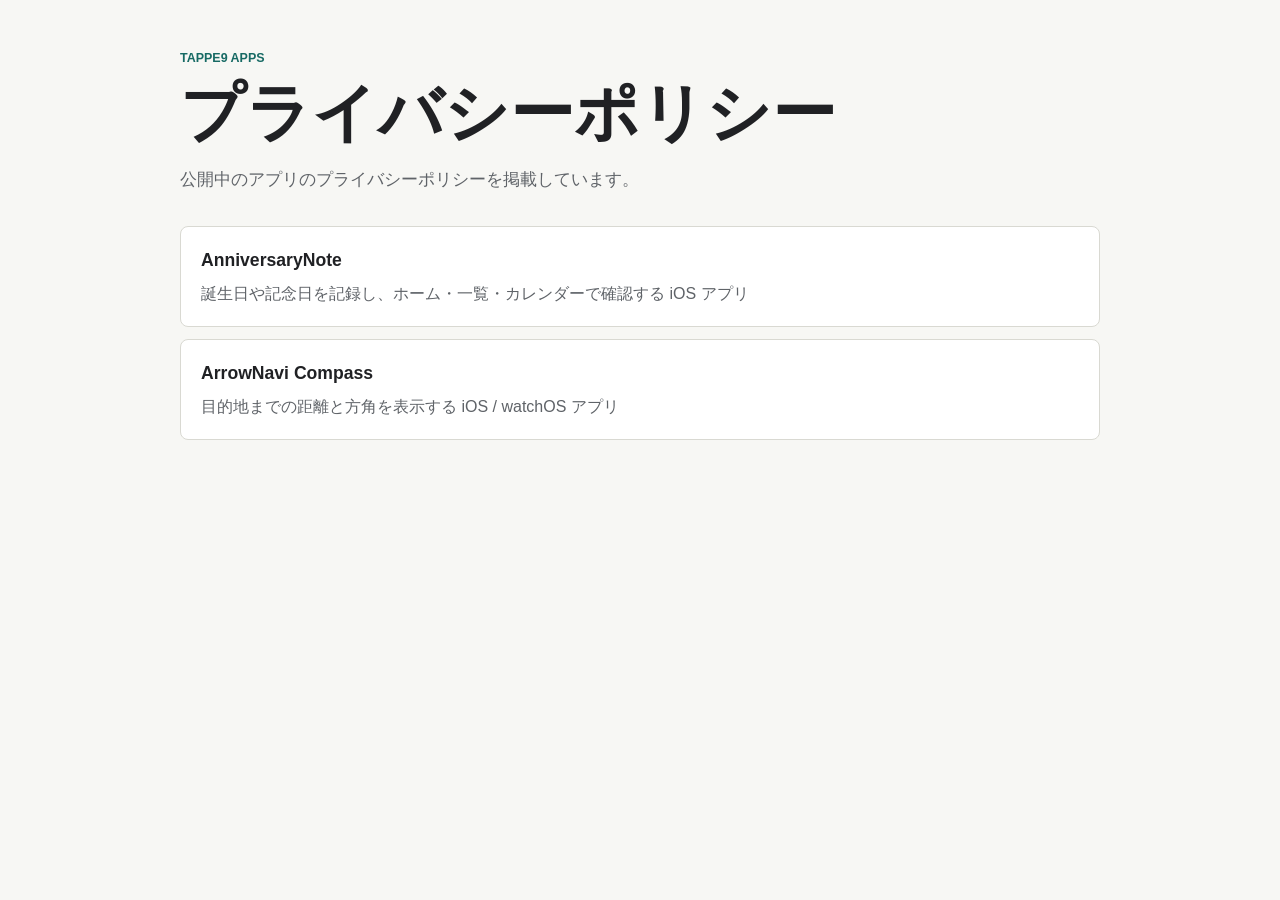
<file: index.html>
<!doctype html>
<html lang="ja">
<head>
  <meta charset="utf-8">
  <meta name="viewport" content="width=device-width, initial-scale=1">
  <title>Privacy Policies | tappe9</title>
  <link rel="stylesheet" href="/assets/site.css">
</head>
<body>
  <main class="page">
    <header class="site-header">
      <p class="eyebrow">tappe9 apps</p>
      <h1>プライバシーポリシー</h1>
      <p class="lead">公開中のアプリのプライバシーポリシーを掲載しています。</p>
    </header>

    <section class="policy-list" aria-label="公開中のプライバシーポリシー">
      <a class="policy-card" href="/AnniversaryNote/privacy-policy/">
        <span class="policy-title">AnniversaryNote</span>
        <span class="policy-meta">誕生日や記念日を記録し、ホーム・一覧・カレンダーで確認する iOS アプリ</span>
      </a>
      <a class="policy-card" href="/ArrowNavi/privacy-policy/">
        <span class="policy-title">ArrowNavi Compass</span>
        <span class="policy-meta">目的地までの距離と方角を表示する iOS / watchOS アプリ</span>
      </a>
    </section>
  </main>
</body>
</html>
</file>
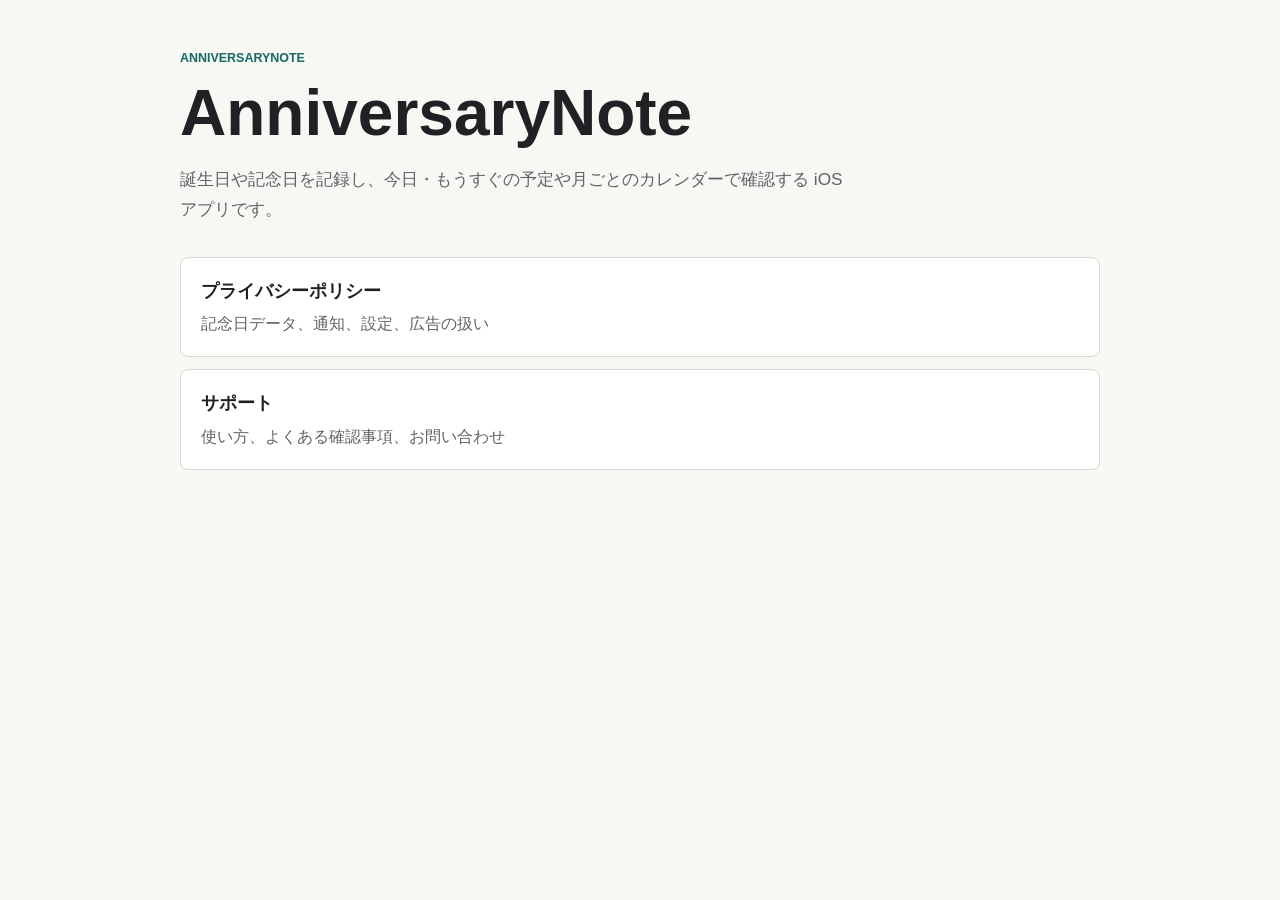
<file: AnniversaryNote/index.html>
<!doctype html>
<html lang="ja">
<head>
  <meta charset="utf-8">
  <meta name="viewport" content="width=device-width, initial-scale=1">
  <title>AnniversaryNote | tappe9</title>
  <link rel="stylesheet" href="/assets/site.css">
</head>
<body>
  <main class="page">
    <header class="site-header">
      <p class="eyebrow">AnniversaryNote</p>
      <h1>AnniversaryNote</h1>
      <p class="lead">誕生日や記念日を記録し、今日・もうすぐの予定や月ごとのカレンダーで確認する iOS アプリです。</p>
    </header>

    <section class="policy-list" aria-label="AnniversaryNote の情報">
      <a class="policy-card" href="/AnniversaryNote/privacy-policy/">
        <span class="policy-title">プライバシーポリシー</span>
        <span class="policy-meta">記念日データ、通知、設定、広告の扱い</span>
      </a>
      <a class="policy-card" href="/AnniversaryNote/support/">
        <span class="policy-title">サポート</span>
        <span class="policy-meta">使い方、よくある確認事項、お問い合わせ</span>
      </a>
    </section>
  </main>
</body>
</html>
</file>
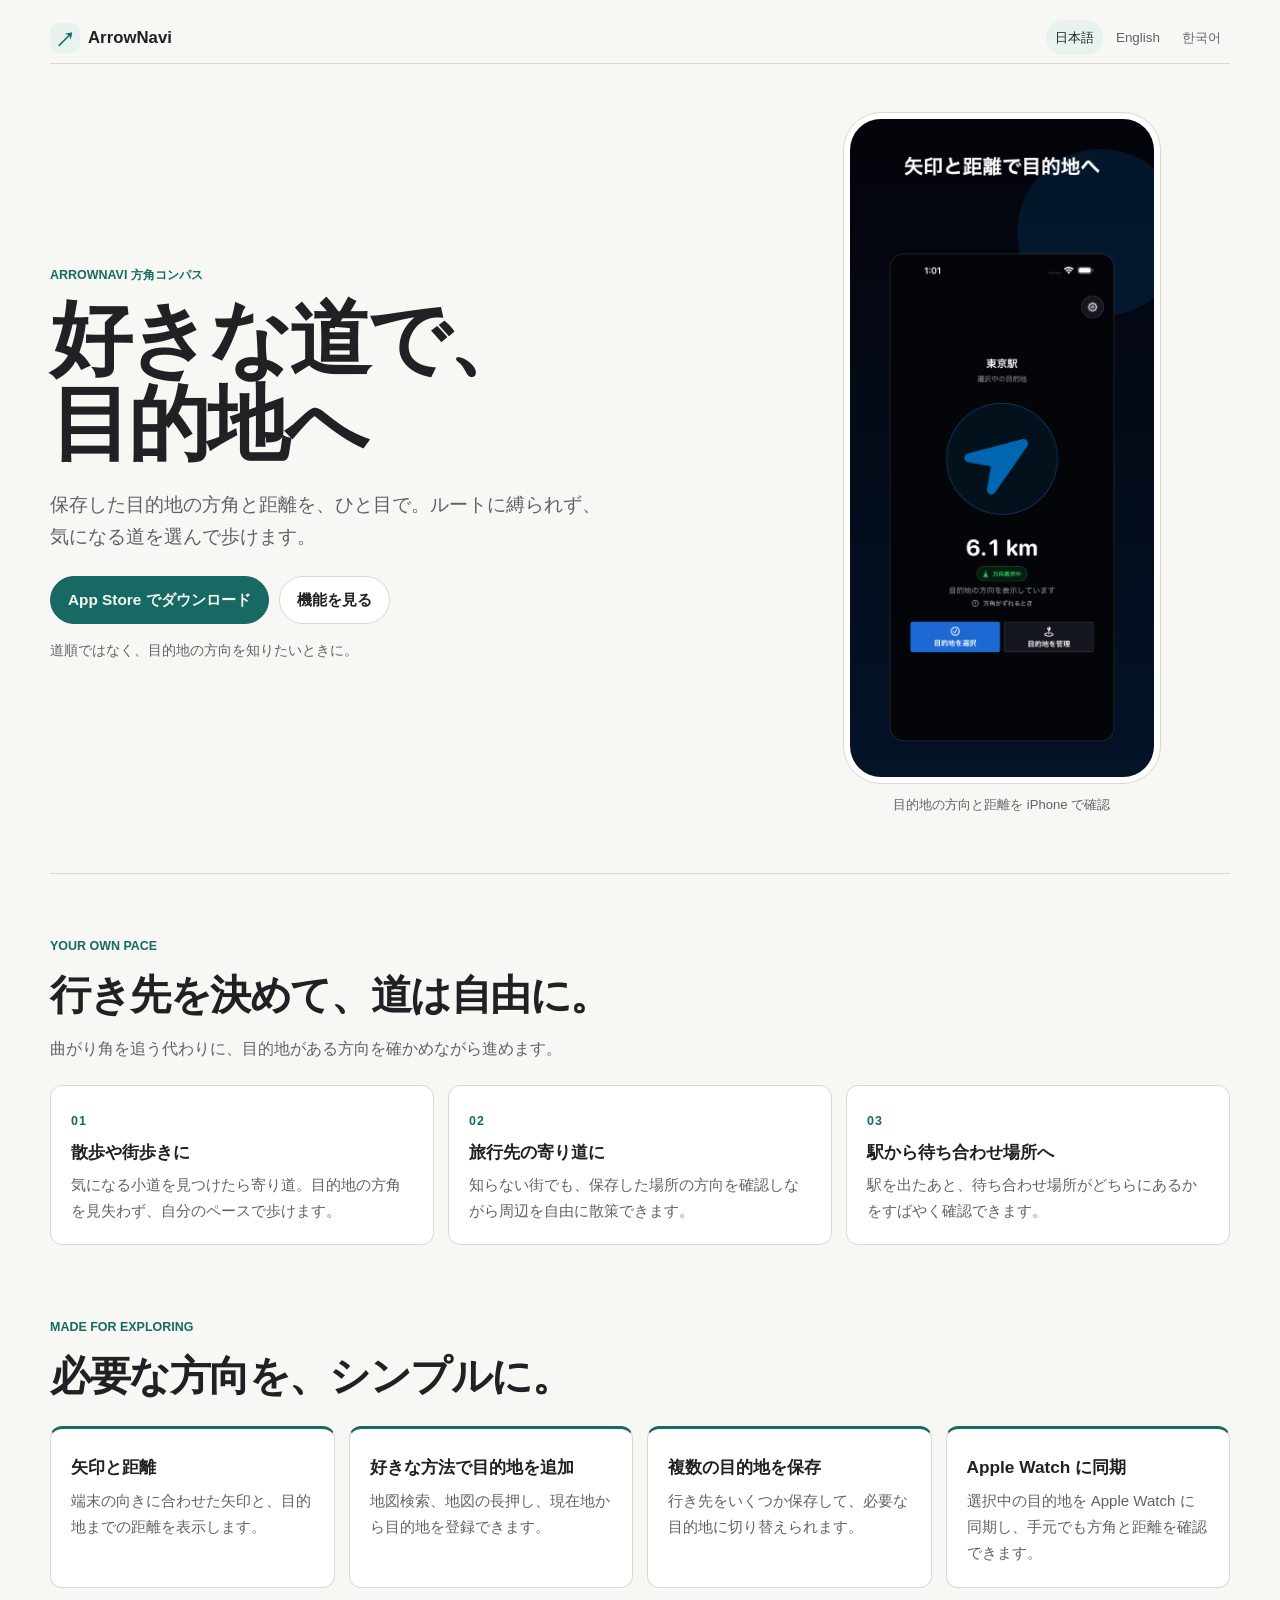
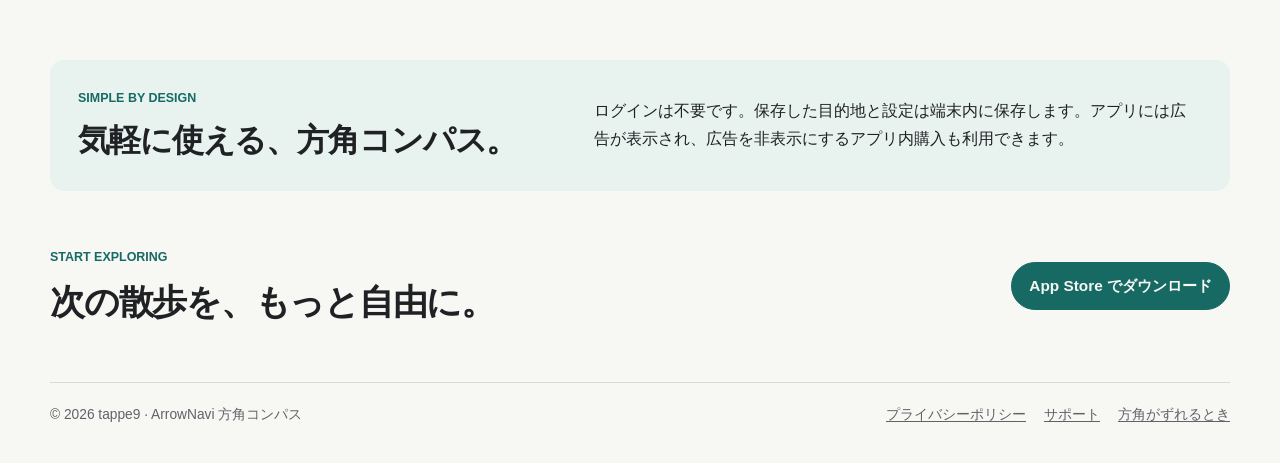
<file: ArrowNavi/index.html>
<!doctype html>
<html lang="ja">
<head>
  <meta charset="utf-8">
  <meta name="viewport" content="width=device-width, initial-scale=1">
  <title>ArrowNavi 方角コンパス | 好きな道で、目的地へ</title>
  <meta name="description" content="保存した目的地までの方角と距離を矢印で確認。散歩や旅行先の街歩きで、好きな道を選びながら進める iPhone / Apple Watch アプリです。">
  <link rel="canonical" href="https://tappe9.github.io/ArrowNavi/">
  <link rel="alternate" hreflang="ja" href="https://tappe9.github.io/ArrowNavi/">
  <link rel="alternate" hreflang="en" href="https://tappe9.github.io/ArrowNavi/en/">
  <link rel="alternate" hreflang="ko" href="https://tappe9.github.io/ArrowNavi/ko/">
  <link rel="alternate" hreflang="x-default" href="https://tappe9.github.io/ArrowNavi/">
  <meta property="og:title" content="ArrowNavi 方角コンパス | 好きな道で、目的地へ">
  <meta property="og:description" content="保存した目的地までの方角と距離を矢印で確認。散歩や旅行先の街歩きで、好きな道を選びながら進めます。">
  <meta property="og:type" content="website">
  <meta property="og:url" content="https://tappe9.github.io/ArrowNavi/">
  <meta property="og:image" content="https://tappe9.github.io/ArrowNavi/assets/ja-direction.png">
  <meta property="og:image:alt" content="保存した目的地の方角を矢印と距離で示す ArrowNavi の iPhone 画面">
  <meta property="og:image:width" content="1284">
  <meta property="og:image:height" content="2778">
  <meta property="og:locale" content="ja_JP">
  <link rel="stylesheet" href="/assets/site.css">
  <link rel="stylesheet" href="/assets/arrownavi-landing.css">
</head>
<body>
  <div class="landing-shell">
    <header class="landing-header">
      <a class="brand" href="/ArrowNavi/" aria-label="ArrowNavi 方角コンパス ホーム">
        <span class="brand-mark" aria-hidden="true">↗</span><span>ArrowNavi</span>
      </a>
      <nav class="language-nav" aria-label="言語">
        <a href="/ArrowNavi/" lang="ja" aria-current="page">日本語</a>
        <a href="/ArrowNavi/en/" lang="en">English</a>
        <a href="/ArrowNavi/ko/" lang="ko">한국어</a>
      </nav>
    </header>
    <main>
      <section class="hero" aria-labelledby="hero-title">
        <div class="hero-copy">
          <p class="eyebrow">ArrowNavi 方角コンパス</p>
          <h1 id="hero-title">好きな道で、<br>目的地へ</h1>
          <p class="hero-lead">保存した目的地の方角と距離を、ひと目で。ルートに縛られず、気になる道を選んで歩けます。</p>
          <div class="hero-actions">
            <a class="button button-primary" href="https://apps.apple.com/jp/app/arrownavi-compass/id6773170809">App Store でダウンロード</a>
            <a class="button button-secondary" href="#features">機能を見る</a>
          </div>
          <p class="hero-note">道順ではなく、目的地の方向を知りたいときに。</p>
        </div>
        <figure class="hero-art">
          <div class="screenshot-frame">
            <img src="/ArrowNavi/assets/ja-direction.png" width="1284" height="2778" alt="保存した目的地の方角を矢印と距離で示す ArrowNavi の iPhone 画面">
          </div>
          <figcaption>目的地の方向と距離を iPhone で確認</figcaption>
        </figure>
      </section>
      <section class="content-section" aria-labelledby="scenes-title">
        <div class="section-heading">
          <p class="eyebrow" lang="en">YOUR OWN PACE</p>
          <h2 id="scenes-title">行き先を決めて、道は自由に。</h2>
          <p>曲がり角を追う代わりに、目的地がある方向を確かめながら進めます。</p>
        </div>
        <div class="card-grid scene-grid">
          <article class="info-card">
            <span class="card-index" aria-hidden="true">01</span>
            <h3>散歩や街歩きに</h3>
            <p>気になる小道を見つけたら寄り道。目的地の方角を見失わず、自分のペースで歩けます。</p>
          </article>
          <article class="info-card">
            <span class="card-index" aria-hidden="true">02</span>
            <h3>旅行先の寄り道に</h3>
            <p>知らない街でも、保存した場所の方向を確認しながら周辺を自由に散策できます。</p>
          </article>
          <article class="info-card">
            <span class="card-index" aria-hidden="true">03</span>
            <h3>駅から待ち合わせ場所へ</h3>
            <p>駅を出たあと、待ち合わせ場所がどちらにあるかをすばやく確認できます。</p>
          </article>
        </div>
      </section>
      <section class="content-section" id="features" aria-labelledby="features-title">
        <div class="section-heading">
          <p class="eyebrow" lang="en">MADE FOR EXPLORING</p>
          <h2 id="features-title">必要な方向を、シンプルに。</h2>
        </div>
        <div class="card-grid feature-grid">
          <article class="info-card feature-card">
            <h3>矢印と距離</h3>
            <p>端末の向きに合わせた矢印と、目的地までの距離を表示します。</p>
          </article>
          <article class="info-card feature-card">
            <h3>好きな方法で目的地を追加</h3>
            <p>地図検索、地図の長押し、現在地から目的地を登録できます。</p>
          </article>
          <article class="info-card feature-card">
            <h3>複数の目的地を保存</h3>
            <p>行き先をいくつか保存して、必要な目的地に切り替えられます。</p>
          </article>
          <article class="info-card feature-card">
            <h3>Apple Watch に同期</h3>
            <p>選択中の目的地を Apple Watch に同期し、手元でも方角と距離を確認できます。</p>
          </article>
        </div>
      </section>
      <section class="trust-section" aria-labelledby="trust-title">
        <div>
          <p class="eyebrow" lang="en">SIMPLE BY DESIGN</p>
          <h2 id="trust-title">気軽に使える、方角コンパス。</h2>
        </div>
        <p>ログインは不要です。保存した目的地と設定は端末内に保存します。アプリには広告が表示され、広告を非表示にするアプリ内購入も利用できます。</p>
      </section>
      <section class="closing-cta" aria-labelledby="closing-title">
        <div>
          <p class="eyebrow" lang="en">START EXPLORING</p>
          <h2 id="closing-title">次の散歩を、もっと自由に。</h2>
        </div>
        <a class="button button-primary" href="https://apps.apple.com/jp/app/arrownavi-compass/id6773170809">App Store でダウンロード</a>
      </section>
    </main>
    <footer class="landing-footer">
      <p>© 2026 tappe9 · ArrowNavi 方角コンパス</p>
      <nav class="footer-links" aria-label="関連ページ">
        <a href="/ArrowNavi/privacy-policy/">プライバシーポリシー</a>
        <a href="/ArrowNavi/support/">サポート</a>
        <a href="/ArrowNavi/compass-help/">方角がずれるとき</a>
      </nav>
    </footer>
  </div>
</body>
</html>
</file>
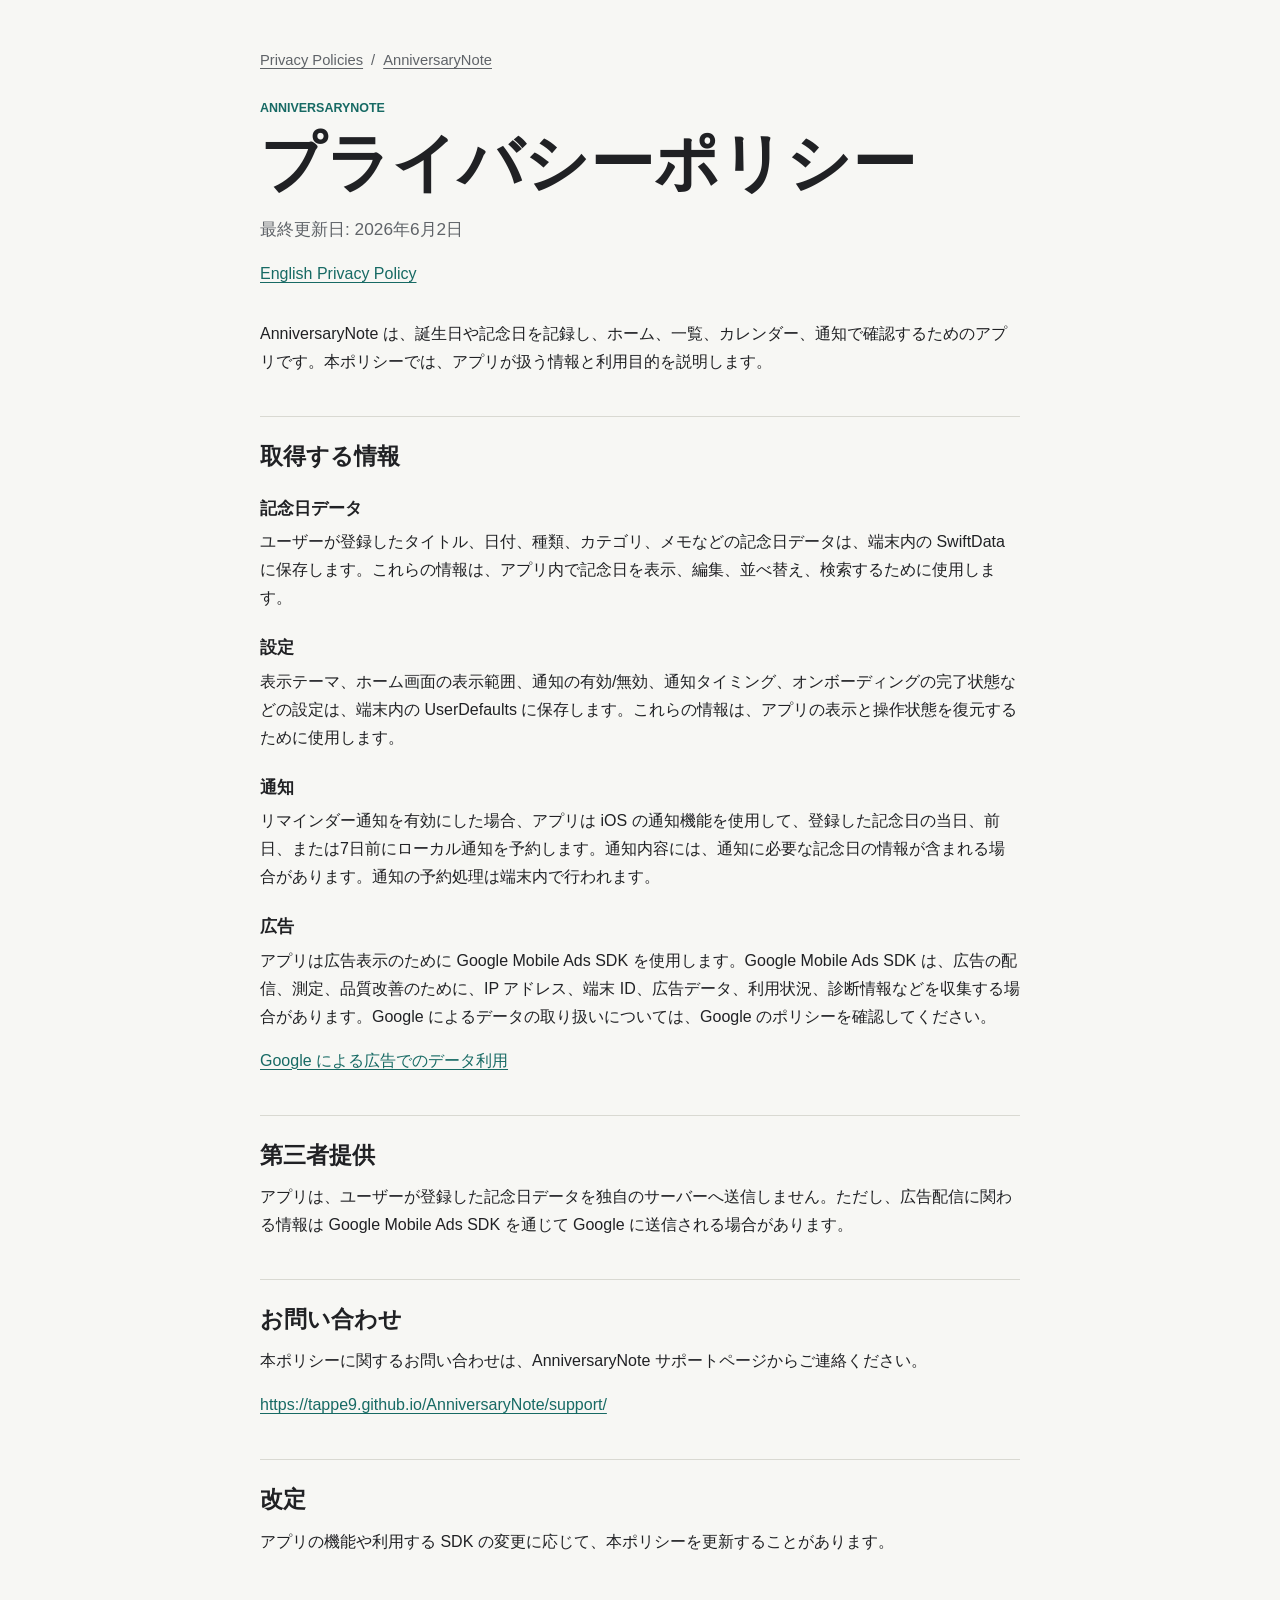
<file: AnniversaryNote/privacy-policy/index.html>
<!doctype html>
<html lang="ja">
<head>
  <meta charset="utf-8">
  <meta name="viewport" content="width=device-width, initial-scale=1">
  <title>AnniversaryNote プライバシーポリシー</title>
  <link rel="stylesheet" href="/assets/site.css">
</head>
<body>
  <main class="page document">
    <nav class="breadcrumb" aria-label="パンくず">
      <a href="/">Privacy Policies</a>
      <span aria-hidden="true">/</span>
      <a href="/AnniversaryNote/">AnniversaryNote</a>
    </nav>

    <header class="site-header">
      <p class="eyebrow">AnniversaryNote</p>
      <h1>プライバシーポリシー</h1>
      <p class="lead">最終更新日: 2026年6月2日</p>
      <p><a href="/AnniversaryNote/en/privacy-policy/">English Privacy Policy</a></p>
    </header>

    <section>
      <p>AnniversaryNote は、誕生日や記念日を記録し、ホーム、一覧、カレンダー、通知で確認するためのアプリです。本ポリシーでは、アプリが扱う情報と利用目的を説明します。</p>
    </section>

    <section>
      <h2>取得する情報</h2>

      <h3>記念日データ</h3>
      <p>ユーザーが登録したタイトル、日付、種類、カテゴリ、メモなどの記念日データは、端末内の SwiftData に保存します。これらの情報は、アプリ内で記念日を表示、編集、並べ替え、検索するために使用します。</p>

      <h3>設定</h3>
      <p>表示テーマ、ホーム画面の表示範囲、通知の有効/無効、通知タイミング、オンボーディングの完了状態などの設定は、端末内の UserDefaults に保存します。これらの情報は、アプリの表示と操作状態を復元するために使用します。</p>

      <h3>通知</h3>
      <p>リマインダー通知を有効にした場合、アプリは iOS の通知機能を使用して、登録した記念日の当日、前日、または7日前にローカル通知を予約します。通知内容には、通知に必要な記念日の情報が含まれる場合があります。通知の予約処理は端末内で行われます。</p>

      <h3>広告</h3>
      <p>アプリは広告表示のために Google Mobile Ads SDK を使用します。Google Mobile Ads SDK は、広告の配信、測定、品質改善のために、IP アドレス、端末 ID、広告データ、利用状況、診断情報などを収集する場合があります。Google によるデータの取り扱いについては、Google のポリシーを確認してください。</p>
      <p><a href="https://policies.google.com/technologies/ads">Google による広告でのデータ利用</a></p>
    </section>

    <section>
      <h2>第三者提供</h2>
      <p>アプリは、ユーザーが登録した記念日データを独自のサーバーへ送信しません。ただし、広告配信に関わる情報は Google Mobile Ads SDK を通じて Google に送信される場合があります。</p>
    </section>

    <section>
      <h2>お問い合わせ</h2>
      <p>本ポリシーに関するお問い合わせは、AnniversaryNote サポートページからご連絡ください。</p>
      <p><a href="/AnniversaryNote/support/">https://tappe9.github.io/AnniversaryNote/support/</a></p>
    </section>

    <section>
      <h2>改定</h2>
      <p>アプリの機能や利用する SDK の変更に応じて、本ポリシーを更新することがあります。</p>
    </section>
  </main>
</body>
</html>
</file>
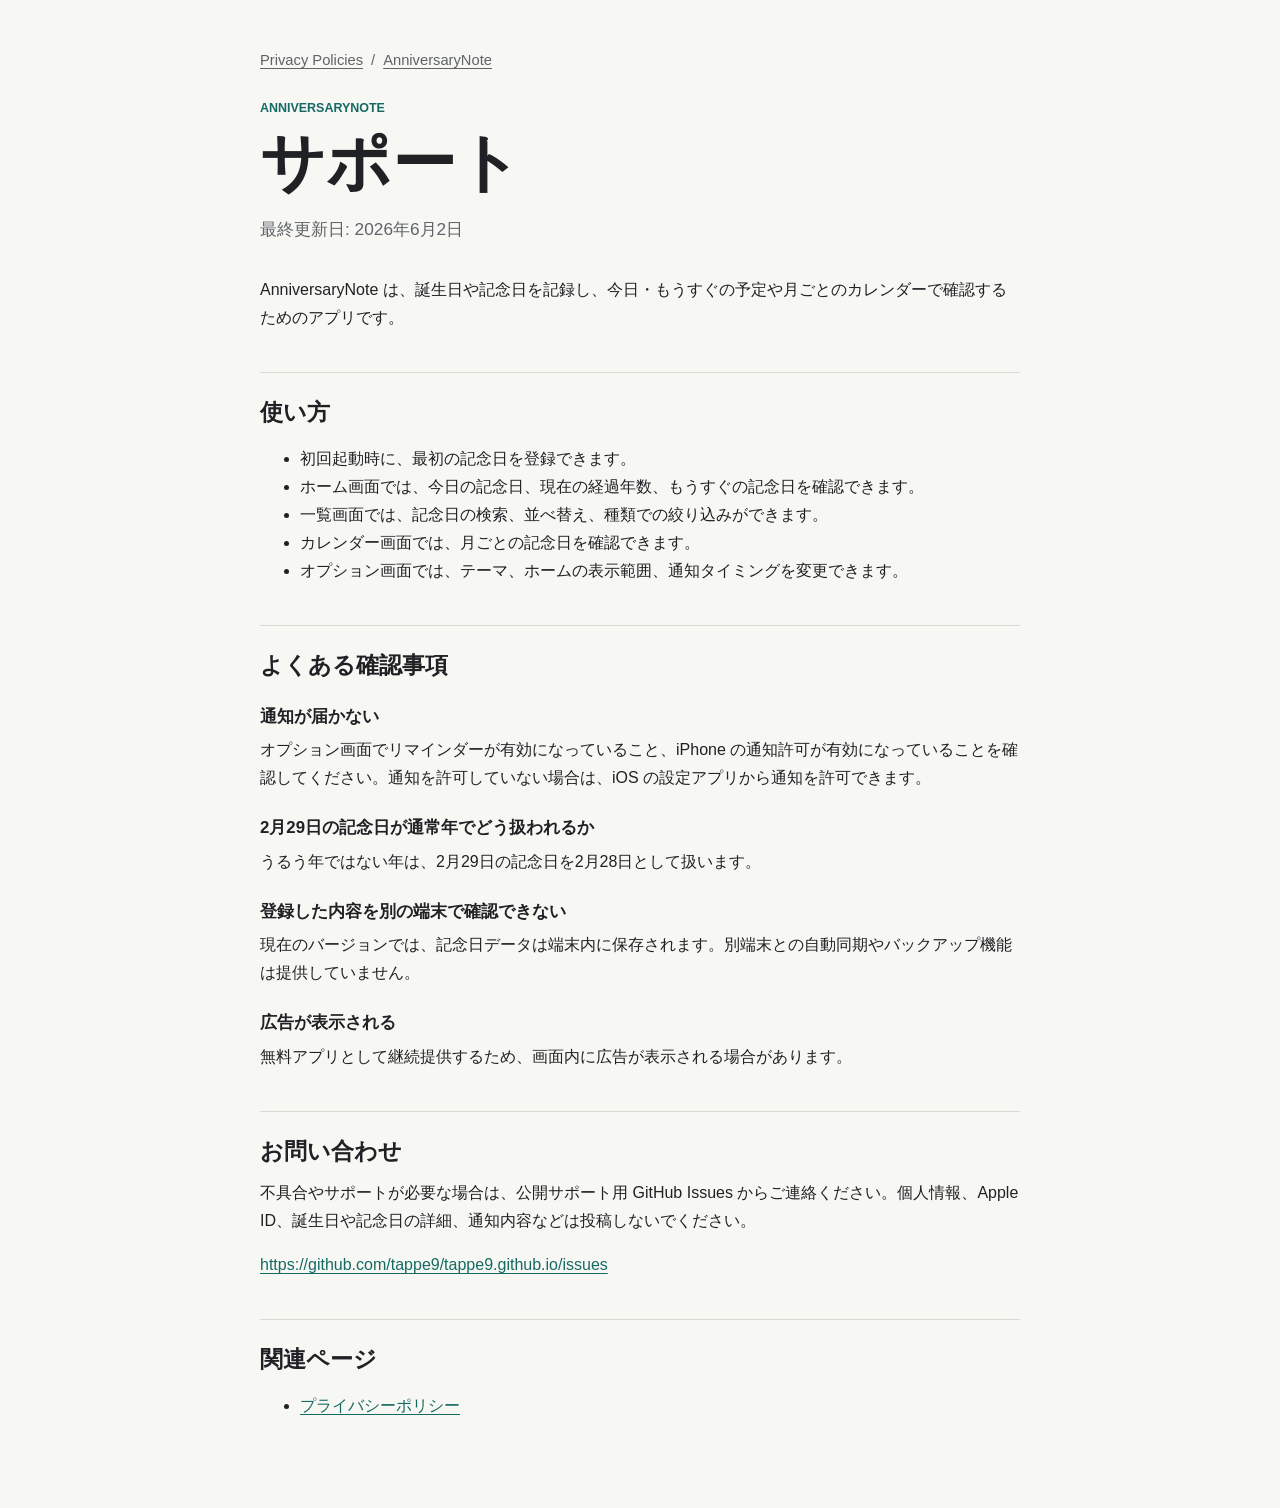
<file: AnniversaryNote/support/index.html>
<!doctype html>
<html lang="ja">
<head>
  <meta charset="utf-8">
  <meta name="viewport" content="width=device-width, initial-scale=1">
  <title>AnniversaryNote サポート</title>
  <link rel="stylesheet" href="/assets/site.css">
</head>
<body>
  <main class="page document">
    <nav class="breadcrumb" aria-label="パンくず">
      <a href="/">Privacy Policies</a>
      <span aria-hidden="true">/</span>
      <a href="/AnniversaryNote/">AnniversaryNote</a>
    </nav>

    <header class="site-header">
      <p class="eyebrow">AnniversaryNote</p>
      <h1>サポート</h1>
      <p class="lead">最終更新日: 2026年6月2日</p>
    </header>

    <section>
      <p>AnniversaryNote は、誕生日や記念日を記録し、今日・もうすぐの予定や月ごとのカレンダーで確認するためのアプリです。</p>
    </section>

    <section>
      <h2>使い方</h2>
      <ul>
        <li>初回起動時に、最初の記念日を登録できます。</li>
        <li>ホーム画面では、今日の記念日、現在の経過年数、もうすぐの記念日を確認できます。</li>
        <li>一覧画面では、記念日の検索、並べ替え、種類での絞り込みができます。</li>
        <li>カレンダー画面では、月ごとの記念日を確認できます。</li>
        <li>オプション画面では、テーマ、ホームの表示範囲、通知タイミングを変更できます。</li>
      </ul>
    </section>

    <section>
      <h2>よくある確認事項</h2>
      <h3>通知が届かない</h3>
      <p>オプション画面でリマインダーが有効になっていること、iPhone の通知許可が有効になっていることを確認してください。通知を許可していない場合は、iOS の設定アプリから通知を許可できます。</p>

      <h3>2月29日の記念日が通常年でどう扱われるか</h3>
      <p>うるう年ではない年は、2月29日の記念日を2月28日として扱います。</p>

      <h3>登録した内容を別の端末で確認できない</h3>
      <p>現在のバージョンでは、記念日データは端末内に保存されます。別端末との自動同期やバックアップ機能は提供していません。</p>

      <h3>広告が表示される</h3>
      <p>無料アプリとして継続提供するため、画面内に広告が表示される場合があります。</p>
    </section>

    <section>
      <h2>お問い合わせ</h2>
      <p>不具合やサポートが必要な場合は、公開サポート用 GitHub Issues からご連絡ください。個人情報、Apple ID、誕生日や記念日の詳細、通知内容などは投稿しないでください。</p>
      <p><a href="https://github.com/tappe9/tappe9.github.io/issues">https://github.com/tappe9/tappe9.github.io/issues</a></p>
    </section>

    <section>
      <h2>関連ページ</h2>
      <ul>
        <li><a href="/AnniversaryNote/privacy-policy/">プライバシーポリシー</a></li>
      </ul>
    </section>
  </main>
</body>
</html>
</file>
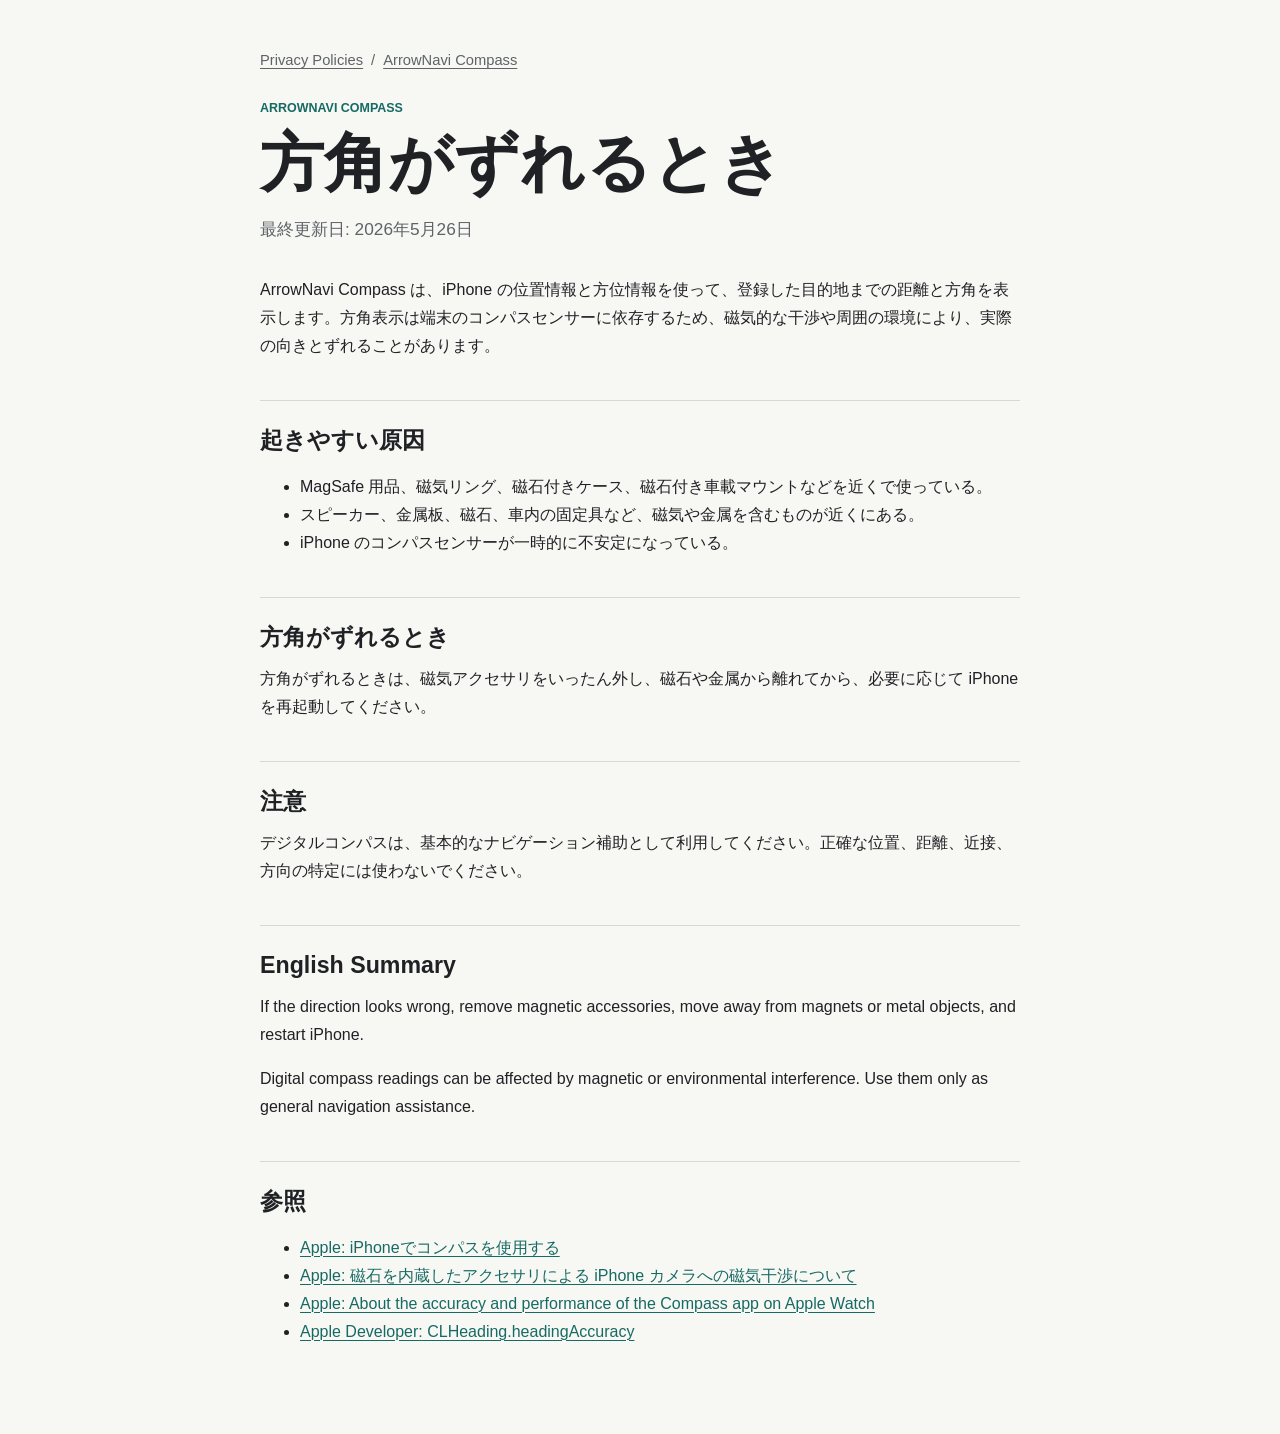
<file: ArrowNavi/compass-help/index.html>
<!doctype html>
<html lang="ja">
<head>
  <meta charset="utf-8">
  <meta name="viewport" content="width=device-width, initial-scale=1">
  <title>ArrowNavi Compass 方角がずれるとき</title>
  <link rel="stylesheet" href="/assets/site.css">
</head>
<body>
  <main class="page document">
    <nav class="breadcrumb" aria-label="パンくず">
      <a href="/">Privacy Policies</a>
      <span aria-hidden="true">/</span>
      <a href="/ArrowNavi/">ArrowNavi Compass</a>
    </nav>

    <header class="site-header">
      <p class="eyebrow">ArrowNavi Compass</p>
      <h1>方角がずれるとき</h1>
      <p class="lead">最終更新日: 2026年5月26日</p>
    </header>

    <section>
      <p>ArrowNavi Compass は、iPhone の位置情報と方位情報を使って、登録した目的地までの距離と方角を表示します。方角表示は端末のコンパスセンサーに依存するため、磁気的な干渉や周囲の環境により、実際の向きとずれることがあります。</p>
    </section>

    <section>
      <h2>起きやすい原因</h2>
      <ul>
        <li>MagSafe 用品、磁気リング、磁石付きケース、磁石付き車載マウントなどを近くで使っている。</li>
        <li>スピーカー、金属板、磁石、車内の固定具など、磁気や金属を含むものが近くにある。</li>
        <li>iPhone のコンパスセンサーが一時的に不安定になっている。</li>
      </ul>
    </section>

    <section>
      <h2>方角がずれるとき</h2>
      <p>方角がずれるときは、磁気アクセサリをいったん外し、磁石や金属から離れてから、必要に応じて iPhone を再起動してください。</p>
    </section>

    <section>
      <h2>注意</h2>
      <p>デジタルコンパスは、基本的なナビゲーション補助として利用してください。正確な位置、距離、近接、方向の特定には使わないでください。</p>
    </section>

    <section>
      <h2>English Summary</h2>
      <p>If the direction looks wrong, remove magnetic accessories, move away from magnets or metal objects, and restart iPhone.</p>
      <p>Digital compass readings can be affected by magnetic or environmental interference. Use them only as general navigation assistance.</p>
    </section>

    <section>
      <h2>参照</h2>
      <ul>
        <li><a href="https://support.apple.com/ja-jp/guide/iphone/iph1ac0b663/ios">Apple: iPhoneでコンパスを使用する</a></li>
        <li><a href="https://support.apple.com/ja-jp/102434">Apple: 磁石を内蔵したアクセサリによる iPhone カメラへの磁気干渉について</a></li>
        <li><a href="https://support.apple.com/en-us/105073">Apple: About the accuracy and performance of the Compass app on Apple Watch</a></li>
        <li><a href="https://developer.apple.com/documentation/corelocation/clheading/headingaccuracy">Apple Developer: CLHeading.headingAccuracy</a></li>
      </ul>
    </section>
  </main>
</body>
</html>
</file>
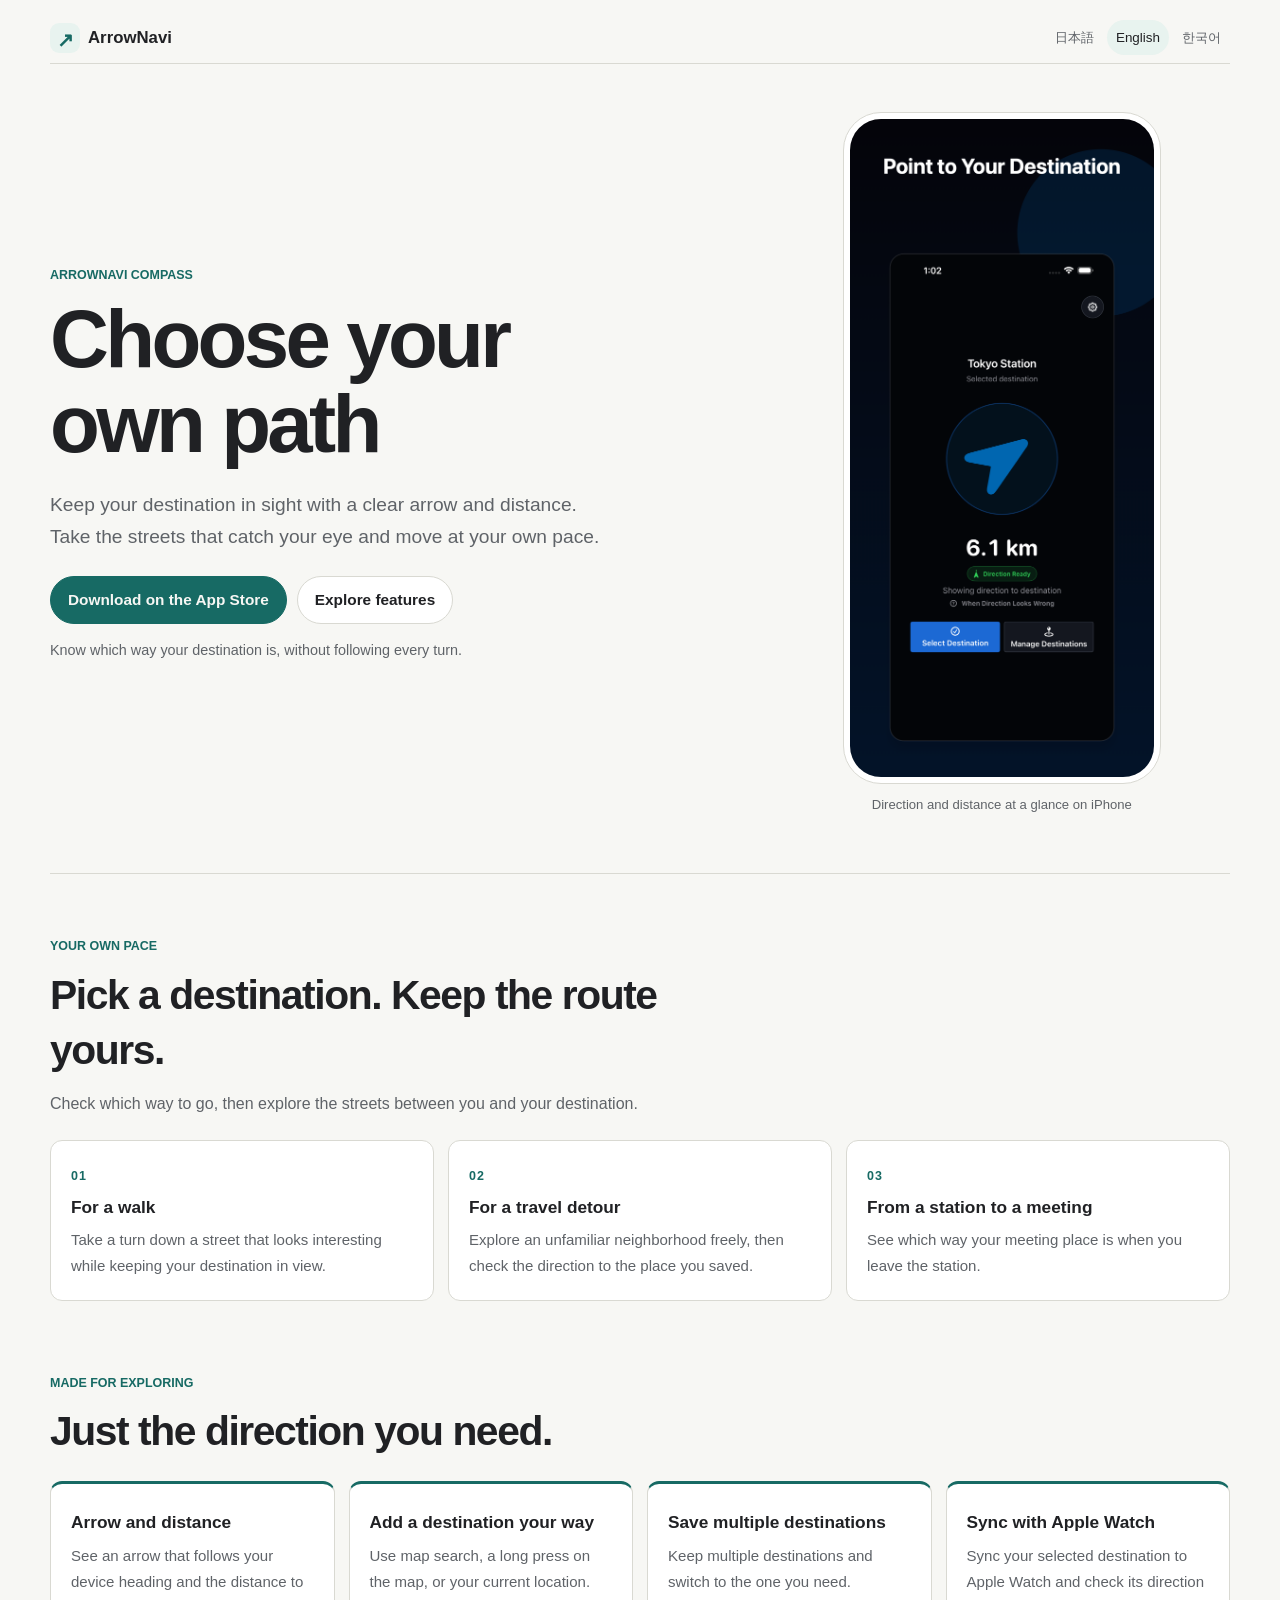
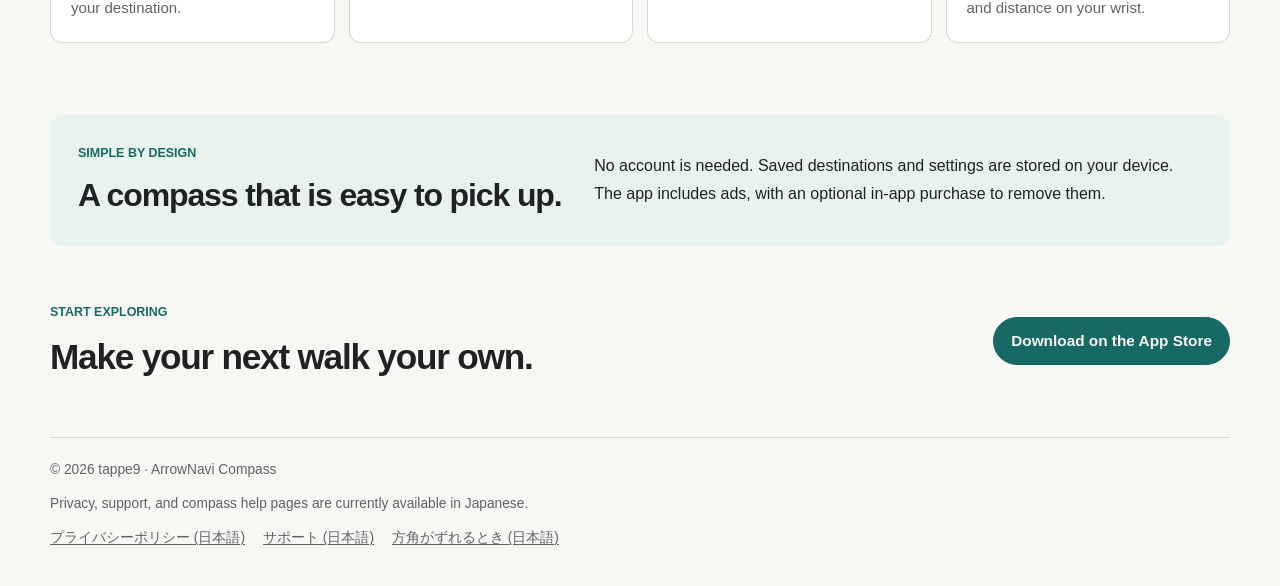
<file: ArrowNavi/en/index.html>
<!doctype html>
<html lang="en">
<head>
  <meta charset="utf-8">
  <meta name="viewport" content="width=device-width, initial-scale=1">
  <title>ArrowNavi Compass | Choose your own path</title>
  <meta name="description" content="See the direction and distance to a saved destination. Walk, explore, and choose your own streets with ArrowNavi for iPhone and Apple Watch.">
  <link rel="canonical" href="https://tappe9.github.io/ArrowNavi/en/">
  <link rel="alternate" hreflang="ja" href="https://tappe9.github.io/ArrowNavi/">
  <link rel="alternate" hreflang="en" href="https://tappe9.github.io/ArrowNavi/en/">
  <link rel="alternate" hreflang="ko" href="https://tappe9.github.io/ArrowNavi/ko/">
  <link rel="alternate" hreflang="x-default" href="https://tappe9.github.io/ArrowNavi/">
  <meta property="og:title" content="ArrowNavi Compass | Choose your own path">
  <meta property="og:description" content="See the direction and distance to a saved destination. Walk, explore, and choose your own streets with ArrowNavi.">
  <meta property="og:type" content="website">
  <meta property="og:url" content="https://tappe9.github.io/ArrowNavi/en/">
  <meta property="og:image" content="https://tappe9.github.io/ArrowNavi/assets/en-direction.png">
  <meta property="og:image:alt" content="ArrowNavi iPhone screen showing an arrow and distance to a saved destination">
  <meta property="og:image:width" content="1284">
  <meta property="og:image:height" content="2778">
  <meta property="og:locale" content="en_US">
  <link rel="stylesheet" href="/assets/site.css">
  <link rel="stylesheet" href="/assets/arrownavi-landing.css">
</head>
<body>
  <div class="landing-shell">
    <header class="landing-header">
      <a class="brand" href="/ArrowNavi/en/" aria-label="ArrowNavi Compass home">
        <span class="brand-mark" aria-hidden="true">↗</span><span>ArrowNavi</span>
      </a>
      <nav class="language-nav" aria-label="Language">
        <a href="/ArrowNavi/" lang="ja">日本語</a>
        <a href="/ArrowNavi/en/" lang="en" aria-current="page">English</a>
        <a href="/ArrowNavi/ko/" lang="ko">한국어</a>
      </nav>
    </header>
    <main>
      <section class="hero" aria-labelledby="hero-title">
        <div class="hero-copy">
          <p class="eyebrow">ArrowNavi Compass</p>
          <h1 id="hero-title">Choose your<br>own path</h1>
          <p class="hero-lead">Keep your destination in sight with a clear arrow and distance. Take the streets that catch your eye and move at your own pace.</p>
          <div class="hero-actions">
            <a class="button button-primary" href="https://apps.apple.com/us/app/arrownavi-compass/id6773170809">Download on the App Store</a>
            <a class="button button-secondary" href="#features">Explore features</a>
          </div>
          <p class="hero-note">Know which way your destination is, without following every turn.</p>
        </div>
        <figure class="hero-art">
          <div class="screenshot-frame">
            <img src="/ArrowNavi/assets/en-direction.png" width="1284" height="2778" alt="ArrowNavi iPhone screen showing an arrow and distance to a saved destination">
          </div>
          <figcaption>Direction and distance at a glance on iPhone</figcaption>
        </figure>
      </section>
      <section class="content-section" aria-labelledby="scenes-title">
        <div class="section-heading">
          <p class="eyebrow">YOUR OWN PACE</p>
          <h2 id="scenes-title">Pick a destination. Keep the route yours.</h2>
          <p>Check which way to go, then explore the streets between you and your destination.</p>
        </div>
        <div class="card-grid scene-grid">
          <article class="info-card">
            <span class="card-index" aria-hidden="true">01</span>
            <h3>For a walk</h3>
            <p>Take a turn down a street that looks interesting while keeping your destination in view.</p>
          </article>
          <article class="info-card">
            <span class="card-index" aria-hidden="true">02</span>
            <h3>For a travel detour</h3>
            <p>Explore an unfamiliar neighborhood freely, then check the direction to the place you saved.</p>
          </article>
          <article class="info-card">
            <span class="card-index" aria-hidden="true">03</span>
            <h3>From a station to a meeting</h3>
            <p>See which way your meeting place is when you leave the station.</p>
          </article>
        </div>
      </section>
      <section class="content-section" id="features" aria-labelledby="features-title">
        <div class="section-heading">
          <p class="eyebrow">MADE FOR EXPLORING</p>
          <h2 id="features-title">Just the direction you need.</h2>
        </div>
        <div class="card-grid feature-grid">
          <article class="info-card feature-card">
            <h3>Arrow and distance</h3>
            <p>See an arrow that follows your device heading and the distance to your destination.</p>
          </article>
          <article class="info-card feature-card">
            <h3>Add a destination your way</h3>
            <p>Use map search, a long press on the map, or your current location.</p>
          </article>
          <article class="info-card feature-card">
            <h3>Save multiple destinations</h3>
            <p>Keep multiple destinations and switch to the one you need.</p>
          </article>
          <article class="info-card feature-card">
            <h3>Sync with Apple Watch</h3>
            <p>Sync your selected destination to Apple Watch and check its direction and distance on your wrist.</p>
          </article>
        </div>
      </section>
      <section class="trust-section" aria-labelledby="trust-title">
        <div>
          <p class="eyebrow">SIMPLE BY DESIGN</p>
          <h2 id="trust-title">A compass that is easy to pick up.</h2>
        </div>
        <p>No account is needed. Saved destinations and settings are stored on your device. The app includes ads, with an optional in-app purchase to remove them.</p>
      </section>
      <section class="closing-cta" aria-labelledby="closing-title">
        <div>
          <p class="eyebrow">START EXPLORING</p>
          <h2 id="closing-title">Make your next walk your own.</h2>
        </div>
        <a class="button button-primary" href="https://apps.apple.com/us/app/arrownavi-compass/id6773170809">Download on the App Store</a>
      </section>
    </main>
    <footer class="landing-footer">
      <p>© 2026 tappe9 · ArrowNavi Compass</p>
      <p class="footer-notice" lang="en">Privacy, support, and compass help pages are currently available in Japanese.</p>
      <nav class="footer-links" aria-label="Related pages">
        <a href="/ArrowNavi/privacy-policy/" lang="ja">プライバシーポリシー (日本語)</a>
        <a href="/ArrowNavi/support/" lang="ja">サポート (日本語)</a>
        <a href="/ArrowNavi/compass-help/" lang="ja">方角がずれるとき (日本語)</a>
      </nav>
    </footer>
  </div>
</body>
</html>
</file>
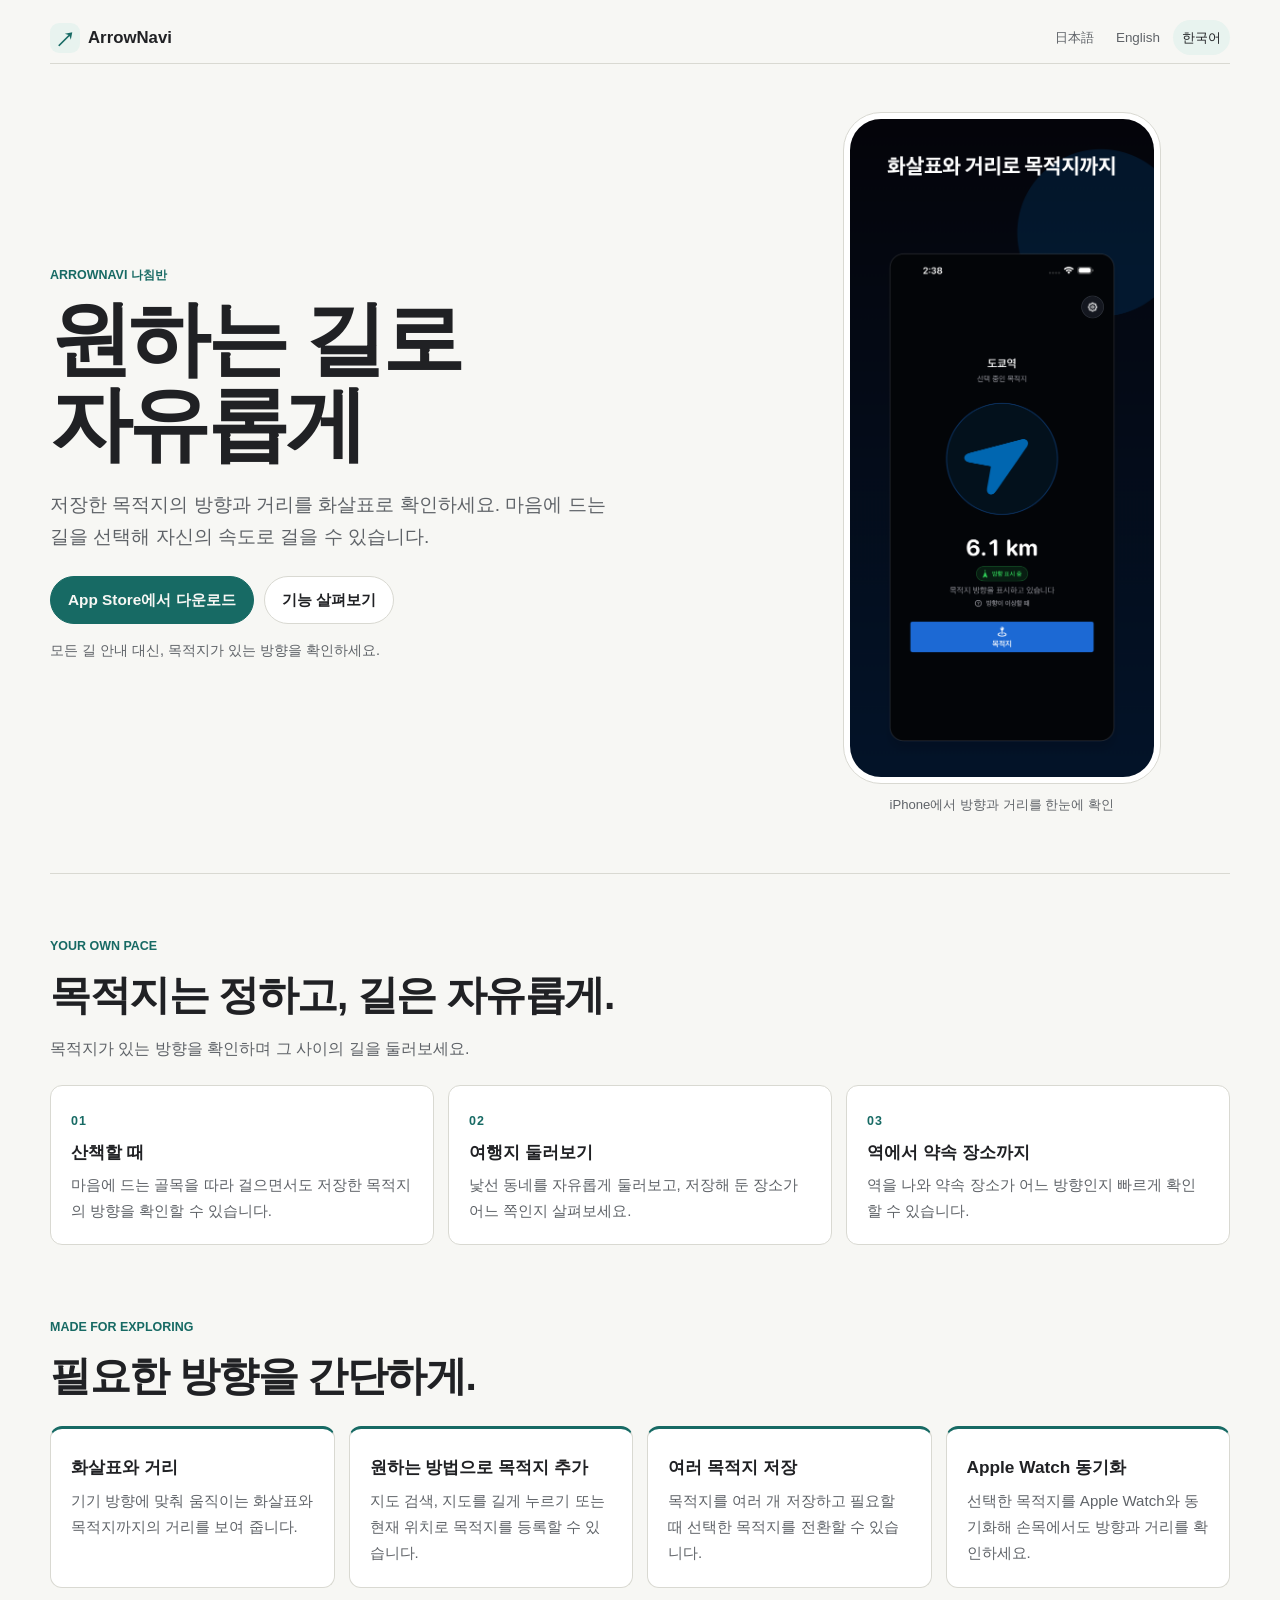
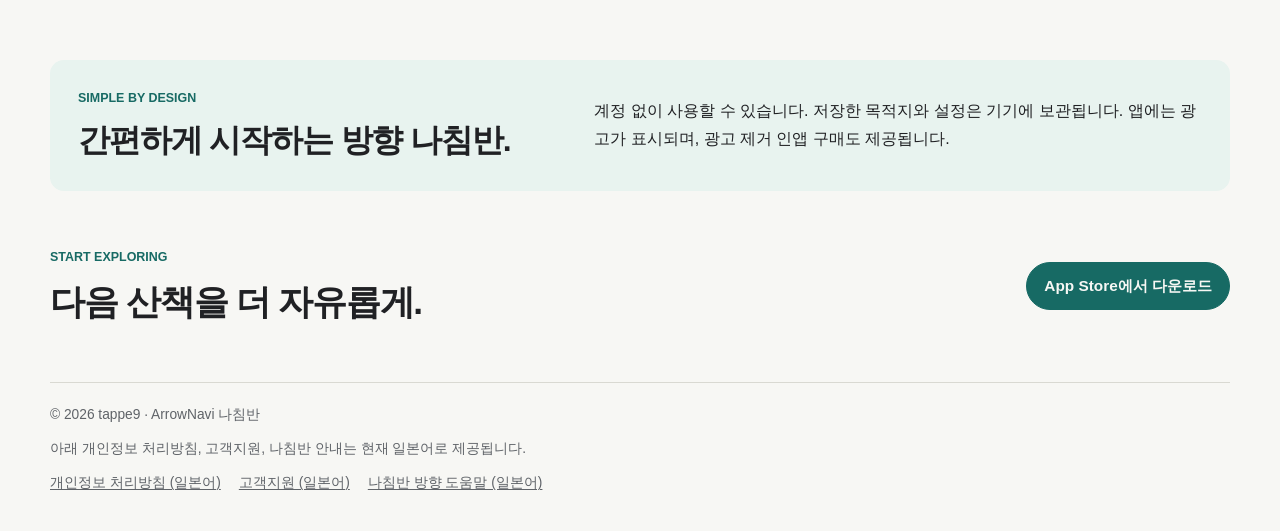
<file: ArrowNavi/ko/index.html>
<!doctype html>
<html lang="ko">
<head>
  <meta charset="utf-8">
  <meta name="viewport" content="width=device-width, initial-scale=1">
  <title>ArrowNavi 나침반 | 원하는 길로 자유롭게</title>
  <meta name="description" content="저장한 목적지까지의 방향과 거리를 화살표로 확인하세요. 산책과 여행 중 원하는 길을 따라 걷도록 돕는 iPhone 및 Apple Watch 앱입니다.">
  <link rel="canonical" href="https://tappe9.github.io/ArrowNavi/ko/">
  <link rel="alternate" hreflang="ja" href="https://tappe9.github.io/ArrowNavi/">
  <link rel="alternate" hreflang="en" href="https://tappe9.github.io/ArrowNavi/en/">
  <link rel="alternate" hreflang="ko" href="https://tappe9.github.io/ArrowNavi/ko/">
  <link rel="alternate" hreflang="x-default" href="https://tappe9.github.io/ArrowNavi/">
  <meta property="og:title" content="ArrowNavi 나침반 | 원하는 길로 자유롭게">
  <meta property="og:description" content="저장한 목적지까지의 방향과 거리를 화살표로 확인하고, 원하는 길을 따라 자유롭게 걸어 보세요.">
  <meta property="og:type" content="website">
  <meta property="og:url" content="https://tappe9.github.io/ArrowNavi/ko/">
  <meta property="og:image" content="https://tappe9.github.io/ArrowNavi/assets/ko-direction.png">
  <meta property="og:image:alt" content="저장한 목적지까지 화살표와 거리로 안내하는 ArrowNavi iPhone 화면">
  <meta property="og:image:width" content="1284">
  <meta property="og:image:height" content="2778">
  <meta property="og:locale" content="ko_KR">
  <link rel="stylesheet" href="/assets/site.css">
  <link rel="stylesheet" href="/assets/arrownavi-landing.css">
</head>
<body>
  <div class="landing-shell">
    <header class="landing-header">
      <a class="brand" href="/ArrowNavi/ko/" aria-label="ArrowNavi 나침반 홈">
        <span class="brand-mark" aria-hidden="true">↗</span><span>ArrowNavi</span>
      </a>
      <nav class="language-nav" aria-label="언어">
        <a href="/ArrowNavi/" lang="ja">日本語</a>
        <a href="/ArrowNavi/en/" lang="en">English</a>
        <a href="/ArrowNavi/ko/" lang="ko" aria-current="page">한국어</a>
      </nav>
    </header>
    <main>
      <section class="hero" aria-labelledby="hero-title">
        <div class="hero-copy">
          <p class="eyebrow">ArrowNavi 나침반</p>
          <h1 id="hero-title">원하는 길로<br>자유롭게</h1>
          <p class="hero-lead">저장한 목적지의 방향과 거리를 화살표로 확인하세요. 마음에 드는 길을 선택해 자신의 속도로 걸을 수 있습니다.</p>
          <div class="hero-actions">
            <a class="button button-primary" href="https://apps.apple.com/kr/app/arrownavi-compass/id6773170809">App Store에서 다운로드</a>
            <a class="button button-secondary" href="#features">기능 살펴보기</a>
          </div>
          <p class="hero-note">모든 길 안내 대신, 목적지가 있는 방향을 확인하세요.</p>
        </div>
        <figure class="hero-art">
          <div class="screenshot-frame">
            <img src="/ArrowNavi/assets/ko-direction.png" width="1284" height="2778" alt="저장한 목적지까지 화살표와 거리로 안내하는 ArrowNavi iPhone 화면">
          </div>
          <figcaption>iPhone에서 방향과 거리를 한눈에 확인</figcaption>
        </figure>
      </section>
      <section class="content-section" aria-labelledby="scenes-title">
        <div class="section-heading">
          <p class="eyebrow" lang="en">YOUR OWN PACE</p>
          <h2 id="scenes-title">목적지는 정하고, 길은 자유롭게.</h2>
          <p>목적지가 있는 방향을 확인하며 그 사이의 길을 둘러보세요.</p>
        </div>
        <div class="card-grid scene-grid">
          <article class="info-card">
            <span class="card-index" aria-hidden="true">01</span>
            <h3>산책할 때</h3>
            <p>마음에 드는 골목을 따라 걸으면서도 저장한 목적지의 방향을 확인할 수 있습니다.</p>
          </article>
          <article class="info-card">
            <span class="card-index" aria-hidden="true">02</span>
            <h3>여행지 둘러보기</h3>
            <p>낯선 동네를 자유롭게 둘러보고, 저장해 둔 장소가 어느 쪽인지 살펴보세요.</p>
          </article>
          <article class="info-card">
            <span class="card-index" aria-hidden="true">03</span>
            <h3>역에서 약속 장소까지</h3>
            <p>역을 나와 약속 장소가 어느 방향인지 빠르게 확인할 수 있습니다.</p>
          </article>
        </div>
      </section>
      <section class="content-section" id="features" aria-labelledby="features-title">
        <div class="section-heading">
          <p class="eyebrow" lang="en">MADE FOR EXPLORING</p>
          <h2 id="features-title">필요한 방향을 간단하게.</h2>
        </div>
        <div class="card-grid feature-grid">
          <article class="info-card feature-card">
            <h3>화살표와 거리</h3>
            <p>기기 방향에 맞춰 움직이는 화살표와 목적지까지의 거리를 보여 줍니다.</p>
          </article>
          <article class="info-card feature-card">
            <h3>원하는 방법으로 목적지 추가</h3>
            <p>지도 검색, 지도를 길게 누르기 또는 현재 위치로 목적지를 등록할 수 있습니다.</p>
          </article>
          <article class="info-card feature-card">
            <h3>여러 목적지 저장</h3>
            <p>목적지를 여러 개 저장하고 필요할 때 선택한 목적지를 전환할 수 있습니다.</p>
          </article>
          <article class="info-card feature-card">
            <h3>Apple Watch 동기화</h3>
            <p>선택한 목적지를 Apple Watch와 동기화해 손목에서도 방향과 거리를 확인하세요.</p>
          </article>
        </div>
      </section>
      <section class="trust-section" aria-labelledby="trust-title">
        <div>
          <p class="eyebrow" lang="en">SIMPLE BY DESIGN</p>
          <h2 id="trust-title">간편하게 시작하는 방향 나침반.</h2>
        </div>
        <p>계정 없이 사용할 수 있습니다. 저장한 목적지와 설정은 기기에 보관됩니다. 앱에는 광고가 표시되며, 광고 제거 인앱 구매도 제공됩니다.</p>
      </section>
      <section class="closing-cta" aria-labelledby="closing-title">
        <div>
          <p class="eyebrow" lang="en">START EXPLORING</p>
          <h2 id="closing-title">다음 산책을 더 자유롭게.</h2>
        </div>
        <a class="button button-primary" href="https://apps.apple.com/kr/app/arrownavi-compass/id6773170809">App Store에서 다운로드</a>
      </section>
    </main>
    <footer class="landing-footer">
      <p>© 2026 tappe9 · ArrowNavi 나침반</p>
      <p class="footer-notice" lang="ko">아래 개인정보 처리방침, 고객지원, 나침반 안내는 현재 일본어로 제공됩니다.</p>
      <nav class="footer-links" aria-label="관련 페이지">
        <a href="/ArrowNavi/privacy-policy/">개인정보 처리방침 (일본어)</a>
        <a href="/ArrowNavi/support/">고객지원 (일본어)</a>
        <a href="/ArrowNavi/compass-help/">나침반 방향 도움말 (일본어)</a>
      </nav>
    </footer>
  </div>
</body>
</html>
</file>
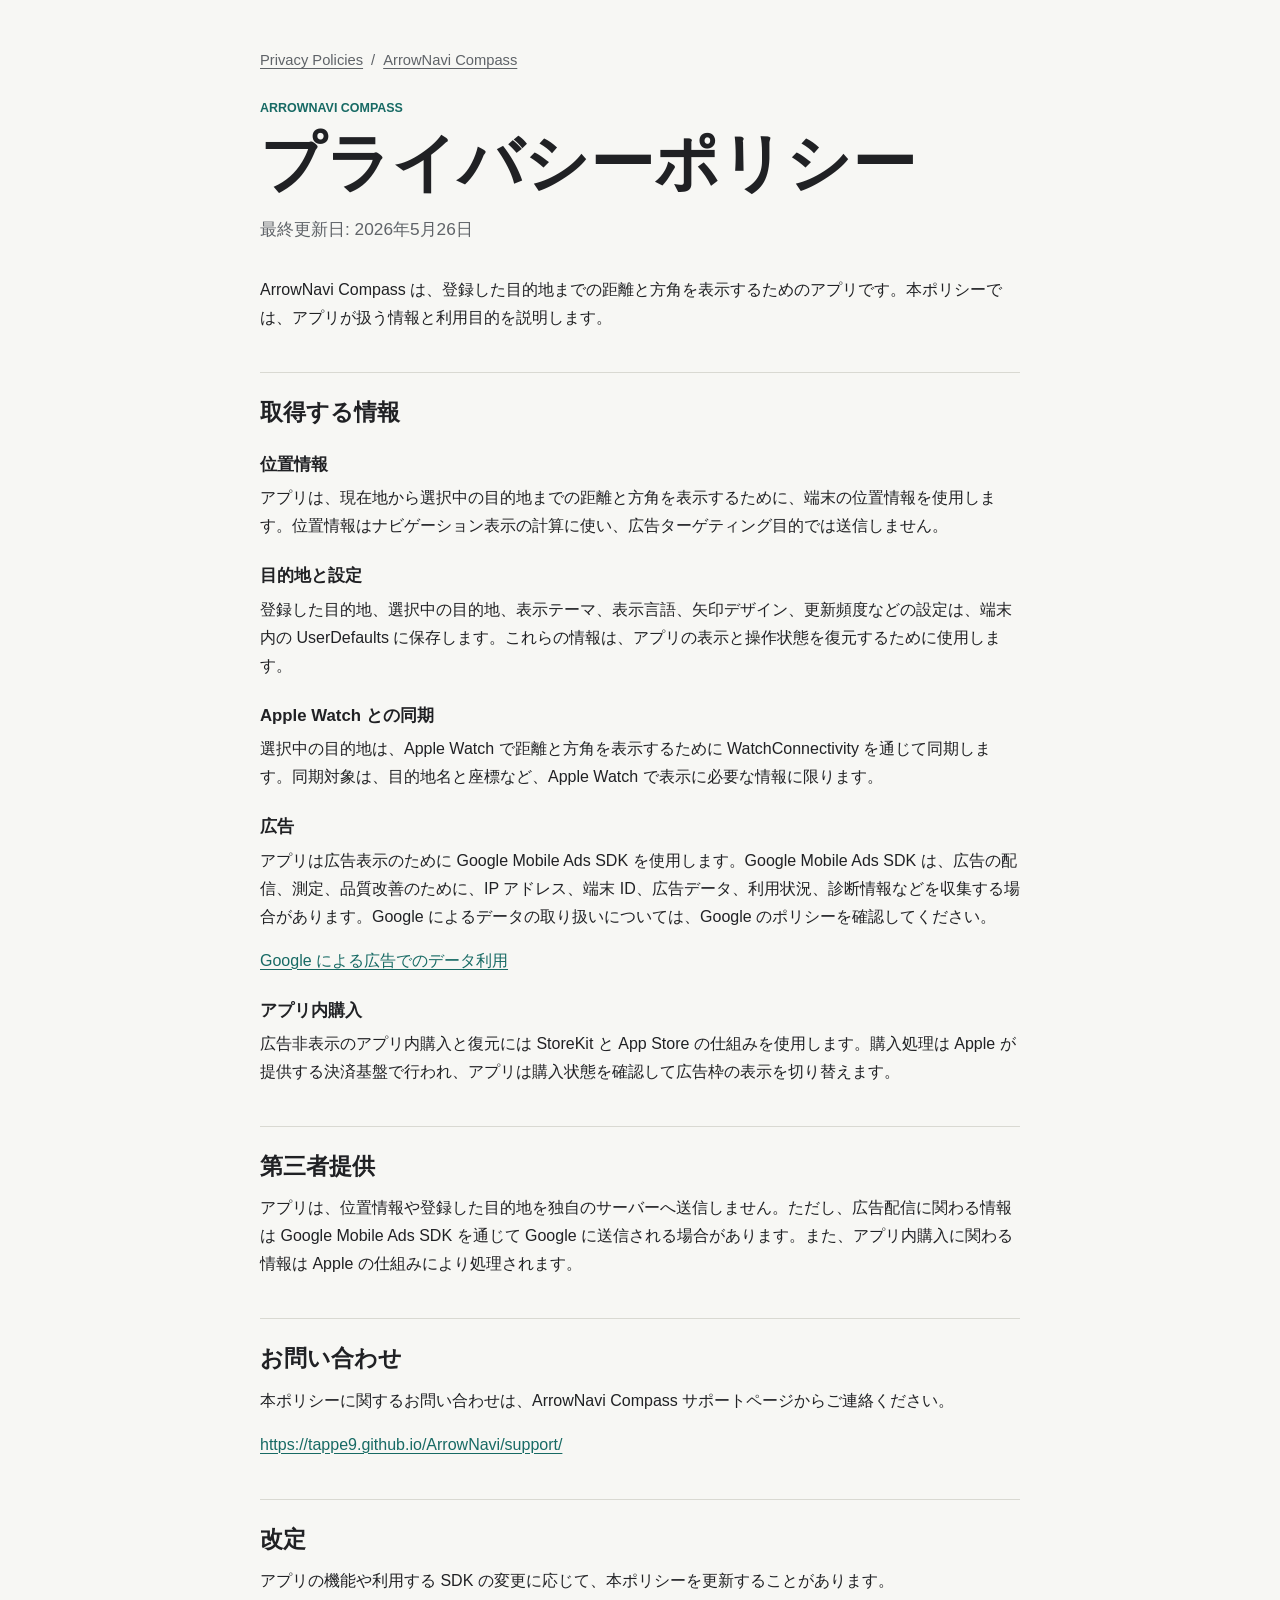
<file: ArrowNavi/privacy-policy/index.html>
<!doctype html>
<html lang="ja">
<head>
  <meta charset="utf-8">
  <meta name="viewport" content="width=device-width, initial-scale=1">
  <title>ArrowNavi Compass プライバシーポリシー</title>
  <link rel="stylesheet" href="/assets/site.css">
</head>
<body>
  <main class="page document">
    <nav class="breadcrumb" aria-label="パンくず">
      <a href="/">Privacy Policies</a>
      <span aria-hidden="true">/</span>
      <a href="/ArrowNavi/">ArrowNavi Compass</a>
    </nav>

    <header class="site-header">
      <p class="eyebrow">ArrowNavi Compass</p>
      <h1>プライバシーポリシー</h1>
      <p class="lead">最終更新日: 2026年5月26日</p>
    </header>

    <section>
      <p>ArrowNavi Compass は、登録した目的地までの距離と方角を表示するためのアプリです。本ポリシーでは、アプリが扱う情報と利用目的を説明します。</p>
    </section>

    <section>
      <h2>取得する情報</h2>

      <h3>位置情報</h3>
      <p>アプリは、現在地から選択中の目的地までの距離と方角を表示するために、端末の位置情報を使用します。位置情報はナビゲーション表示の計算に使い、広告ターゲティング目的では送信しません。</p>

      <h3>目的地と設定</h3>
      <p>登録した目的地、選択中の目的地、表示テーマ、表示言語、矢印デザイン、更新頻度などの設定は、端末内の UserDefaults に保存します。これらの情報は、アプリの表示と操作状態を復元するために使用します。</p>

      <h3>Apple Watch との同期</h3>
      <p>選択中の目的地は、Apple Watch で距離と方角を表示するために WatchConnectivity を通じて同期します。同期対象は、目的地名と座標など、Apple Watch で表示に必要な情報に限ります。</p>

      <h3>広告</h3>
      <p>アプリは広告表示のために Google Mobile Ads SDK を使用します。Google Mobile Ads SDK は、広告の配信、測定、品質改善のために、IP アドレス、端末 ID、広告データ、利用状況、診断情報などを収集する場合があります。Google によるデータの取り扱いについては、Google のポリシーを確認してください。</p>
      <p><a href="https://policies.google.com/technologies/ads">Google による広告でのデータ利用</a></p>

      <h3>アプリ内購入</h3>
      <p>広告非表示のアプリ内購入と復元には StoreKit と App Store の仕組みを使用します。購入処理は Apple が提供する決済基盤で行われ、アプリは購入状態を確認して広告枠の表示を切り替えます。</p>
    </section>

    <section>
      <h2>第三者提供</h2>
      <p>アプリは、位置情報や登録した目的地を独自のサーバーへ送信しません。ただし、広告配信に関わる情報は Google Mobile Ads SDK を通じて Google に送信される場合があります。また、アプリ内購入に関わる情報は Apple の仕組みにより処理されます。</p>
    </section>

    <section>
      <h2>お問い合わせ</h2>
      <p>本ポリシーに関するお問い合わせは、ArrowNavi Compass サポートページからご連絡ください。</p>
      <p><a href="/ArrowNavi/support/">https://tappe9.github.io/ArrowNavi/support/</a></p>
    </section>

    <section>
      <h2>改定</h2>
      <p>アプリの機能や利用する SDK の変更に応じて、本ポリシーを更新することがあります。</p>
    </section>
  </main>
</body>
</html>
</file>
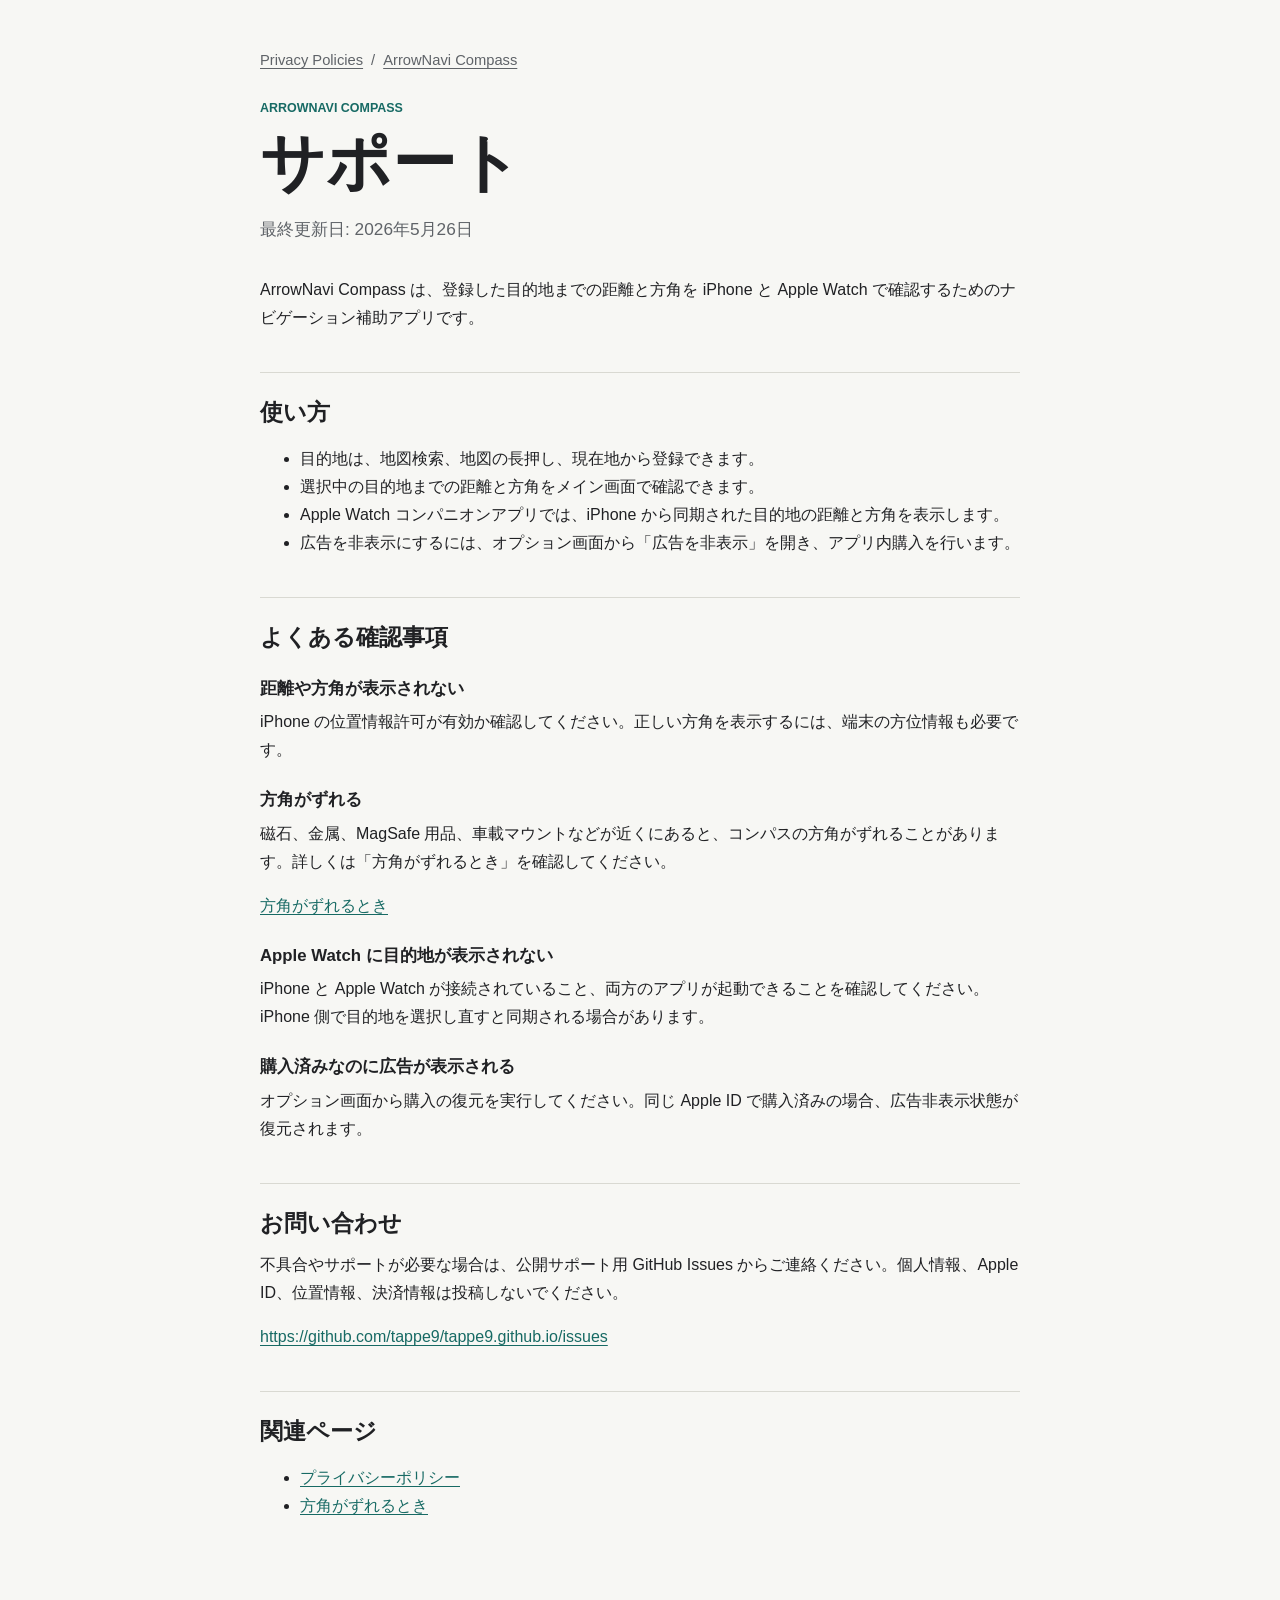
<file: ArrowNavi/support/index.html>
<!doctype html>
<html lang="ja">
<head>
  <meta charset="utf-8">
  <meta name="viewport" content="width=device-width, initial-scale=1">
  <title>ArrowNavi Compass サポート</title>
  <link rel="stylesheet" href="/assets/site.css">
</head>
<body>
  <main class="page document">
    <nav class="breadcrumb" aria-label="パンくず">
      <a href="/">Privacy Policies</a>
      <span aria-hidden="true">/</span>
      <a href="/ArrowNavi/">ArrowNavi Compass</a>
    </nav>

    <header class="site-header">
      <p class="eyebrow">ArrowNavi Compass</p>
      <h1>サポート</h1>
      <p class="lead">最終更新日: 2026年5月26日</p>
    </header>

    <section>
      <p>ArrowNavi Compass は、登録した目的地までの距離と方角を iPhone と Apple Watch で確認するためのナビゲーション補助アプリです。</p>
    </section>

    <section>
      <h2>使い方</h2>
      <ul>
        <li>目的地は、地図検索、地図の長押し、現在地から登録できます。</li>
        <li>選択中の目的地までの距離と方角をメイン画面で確認できます。</li>
        <li>Apple Watch コンパニオンアプリでは、iPhone から同期された目的地の距離と方角を表示します。</li>
        <li>広告を非表示にするには、オプション画面から「広告を非表示」を開き、アプリ内購入を行います。</li>
      </ul>
    </section>

    <section>
      <h2>よくある確認事項</h2>
      <h3>距離や方角が表示されない</h3>
      <p>iPhone の位置情報許可が有効か確認してください。正しい方角を表示するには、端末の方位情報も必要です。</p>

      <h3>方角がずれる</h3>
      <p>磁石、金属、MagSafe 用品、車載マウントなどが近くにあると、コンパスの方角がずれることがあります。詳しくは「方角がずれるとき」を確認してください。</p>
      <p><a href="/ArrowNavi/compass-help/">方角がずれるとき</a></p>

      <h3>Apple Watch に目的地が表示されない</h3>
      <p>iPhone と Apple Watch が接続されていること、両方のアプリが起動できることを確認してください。iPhone 側で目的地を選択し直すと同期される場合があります。</p>

      <h3>購入済みなのに広告が表示される</h3>
      <p>オプション画面から購入の復元を実行してください。同じ Apple ID で購入済みの場合、広告非表示状態が復元されます。</p>
    </section>

    <section>
      <h2>お問い合わせ</h2>
      <p>不具合やサポートが必要な場合は、公開サポート用 GitHub Issues からご連絡ください。個人情報、Apple ID、位置情報、決済情報は投稿しないでください。</p>
      <p><a href="https://github.com/tappe9/tappe9.github.io/issues">https://github.com/tappe9/tappe9.github.io/issues</a></p>
    </section>

    <section>
      <h2>関連ページ</h2>
      <ul>
        <li><a href="/ArrowNavi/privacy-policy/">プライバシーポリシー</a></li>
        <li><a href="/ArrowNavi/compass-help/">方角がずれるとき</a></li>
      </ul>
    </section>
  </main>
</body>
</html>
</file>
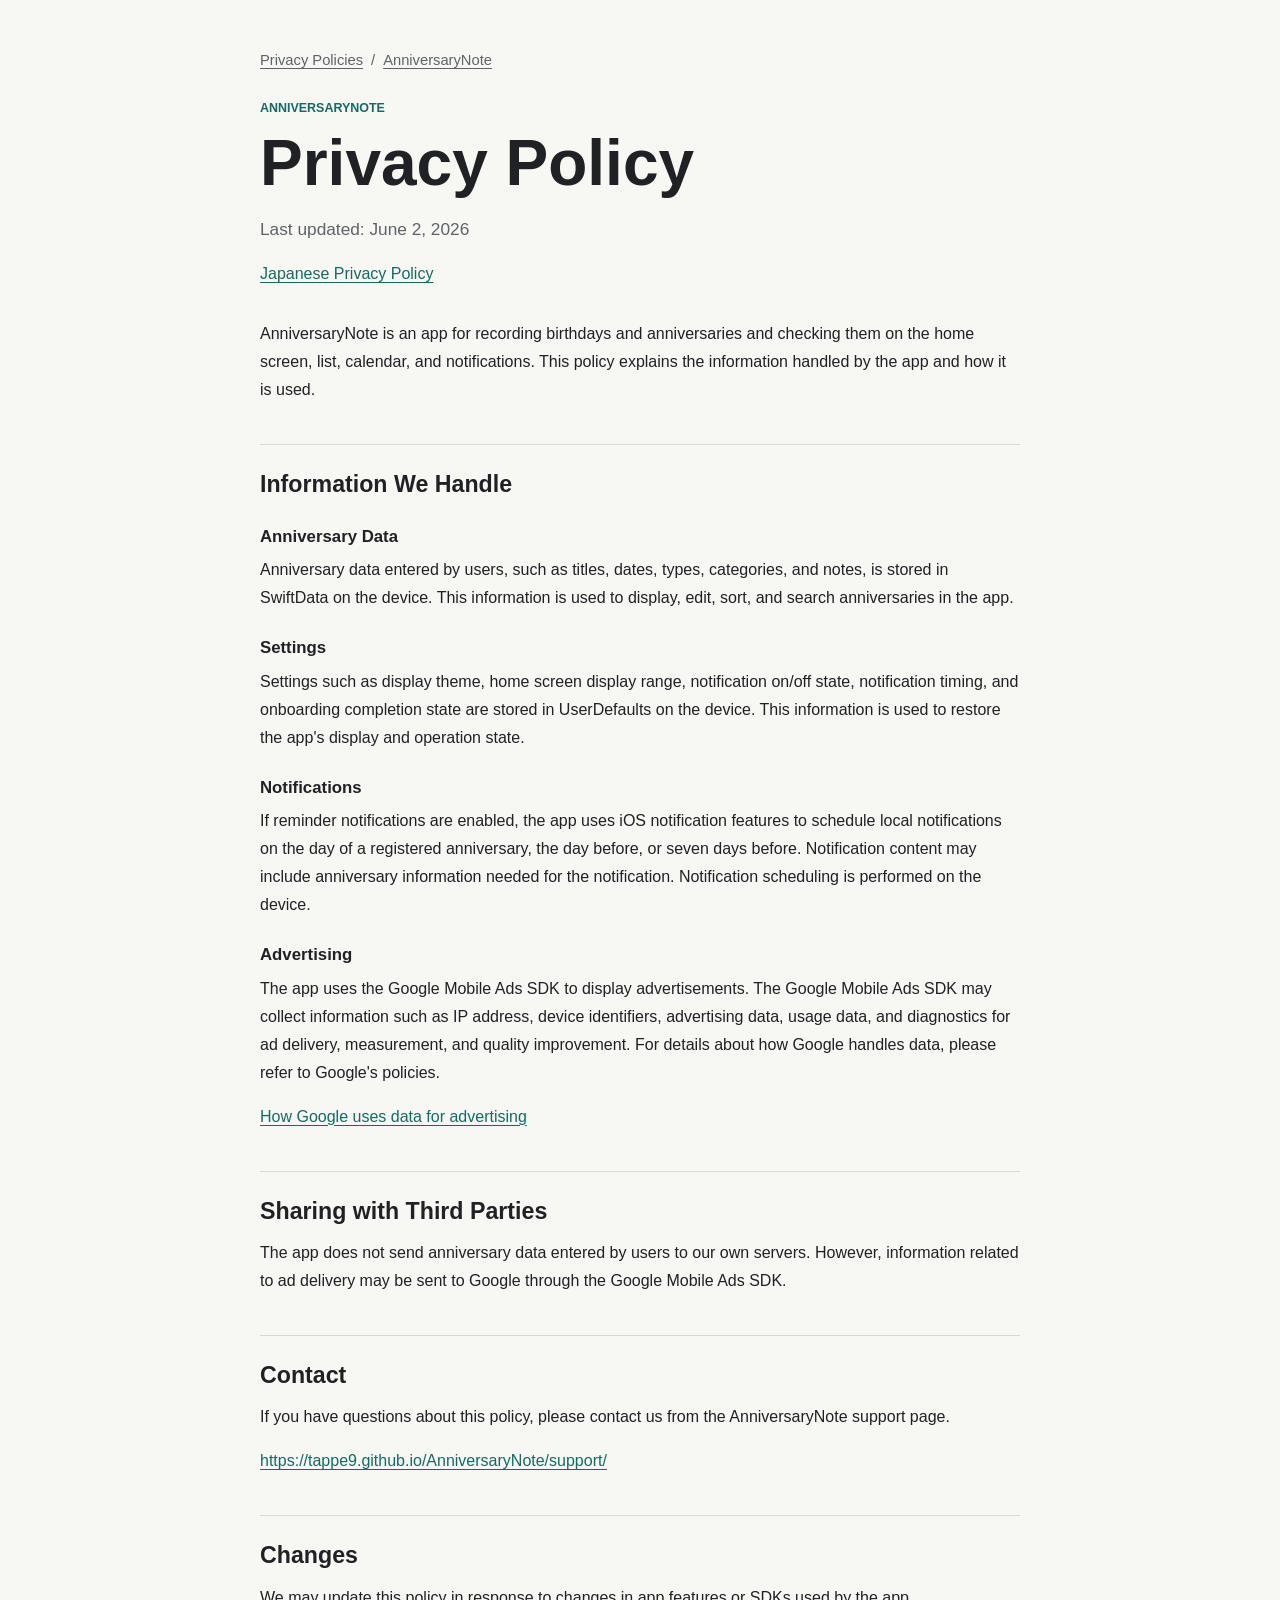
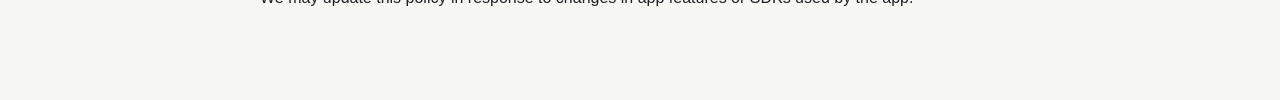
<file: AnniversaryNote/en/privacy-policy/index.html>
<!doctype html>
<html lang="en">
<head>
  <meta charset="utf-8">
  <meta name="viewport" content="width=device-width, initial-scale=1">
  <title>AnniversaryNote Privacy Policy</title>
  <link rel="stylesheet" href="/assets/site.css">
</head>
<body>
  <main class="page document">
    <nav class="breadcrumb" aria-label="Breadcrumb">
      <a href="/">Privacy Policies</a>
      <span aria-hidden="true">/</span>
      <a href="/AnniversaryNote/">AnniversaryNote</a>
    </nav>

    <header class="site-header">
      <p class="eyebrow">AnniversaryNote</p>
      <h1>Privacy Policy</h1>
      <p class="lead">Last updated: June 2, 2026</p>
      <p><a href="/AnniversaryNote/privacy-policy/">Japanese Privacy Policy</a></p>
    </header>

    <section>
      <p>AnniversaryNote is an app for recording birthdays and anniversaries and checking them on the home screen, list, calendar, and notifications. This policy explains the information handled by the app and how it is used.</p>
    </section>

    <section>
      <h2>Information We Handle</h2>

      <h3>Anniversary Data</h3>
      <p>Anniversary data entered by users, such as titles, dates, types, categories, and notes, is stored in SwiftData on the device. This information is used to display, edit, sort, and search anniversaries in the app.</p>

      <h3>Settings</h3>
      <p>Settings such as display theme, home screen display range, notification on/off state, notification timing, and onboarding completion state are stored in UserDefaults on the device. This information is used to restore the app's display and operation state.</p>

      <h3>Notifications</h3>
      <p>If reminder notifications are enabled, the app uses iOS notification features to schedule local notifications on the day of a registered anniversary, the day before, or seven days before. Notification content may include anniversary information needed for the notification. Notification scheduling is performed on the device.</p>

      <h3>Advertising</h3>
      <p>The app uses the Google Mobile Ads SDK to display advertisements. The Google Mobile Ads SDK may collect information such as IP address, device identifiers, advertising data, usage data, and diagnostics for ad delivery, measurement, and quality improvement. For details about how Google handles data, please refer to Google's policies.</p>
      <p><a href="https://policies.google.com/technologies/ads">How Google uses data for advertising</a></p>
    </section>

    <section>
      <h2>Sharing with Third Parties</h2>
      <p>The app does not send anniversary data entered by users to our own servers. However, information related to ad delivery may be sent to Google through the Google Mobile Ads SDK.</p>
    </section>

    <section>
      <h2>Contact</h2>
      <p>If you have questions about this policy, please contact us from the AnniversaryNote support page.</p>
      <p><a href="/AnniversaryNote/support/">https://tappe9.github.io/AnniversaryNote/support/</a></p>
    </section>

    <section>
      <h2>Changes</h2>
      <p>We may update this policy in response to changes in app features or SDKs used by the app.</p>
    </section>
  </main>
</body>
</html>
</file>
<file: assets/site.css>
:root {
  color-scheme: light dark;
  --background: #f7f7f4;
  --surface: #ffffff;
  --text: #202124;
  --muted: #5f6368;
  --line: #d9d9d2;
  --accent: #176a64;
  --accent-surface: #e8f3ef;
}

@media (prefers-color-scheme: dark) {
  :root {
    --background: #161716;
    --surface: #202220;
    --text: #f2f2ed;
    --muted: #b6bbb5;
    --line: #3a3d39;
    --accent: #8fd6ca;
    --accent-surface: #1d332f;
  }
}

* {
  box-sizing: border-box;
}

body {
  margin: 0;
  background: var(--background);
  color: var(--text);
  font-family: -apple-system, BlinkMacSystemFont, "Helvetica Neue", "Yu Gothic", YuGothic, sans-serif;
  line-height: 1.75;
}

a {
  color: var(--accent);
  text-decoration-thickness: 0.08em;
  text-underline-offset: 0.18em;
}

.page {
  width: min(920px, calc(100% - 32px));
  margin: 0 auto;
  padding: 48px 0 72px;
}

.document {
  width: min(760px, calc(100% - 32px));
}

.site-header {
  margin-bottom: 32px;
}

.eyebrow {
  margin: 0 0 8px;
  color: var(--accent);
  font-size: 0.78rem;
  font-weight: 700;
  letter-spacing: 0;
  text-transform: uppercase;
}

h1 {
  margin: 0;
  font-size: clamp(2rem, 6vw, 4rem);
  line-height: 1.1;
}

h2 {
  margin: 40px 0 12px;
  padding-top: 24px;
  border-top: 1px solid var(--line);
  font-size: 1.45rem;
  line-height: 1.35;
}

h3 {
  margin: 24px 0 8px;
  font-size: 1.05rem;
  line-height: 1.4;
}

p {
  margin: 0 0 16px;
}

.lead {
  max-width: 680px;
  margin-top: 16px;
  color: var(--muted);
  font-size: 1.08rem;
}

.policy-list {
  display: grid;
  gap: 12px;
}

.policy-card {
  display: block;
  padding: 18px 20px;
  border: 1px solid var(--line);
  border-radius: 8px;
  background: var(--surface);
  color: var(--text);
  text-decoration: none;
}

.policy-card:hover {
  border-color: var(--accent);
  background: var(--accent-surface);
}

.policy-title,
.policy-meta {
  display: block;
}

.policy-title {
  font-size: 1.1rem;
  font-weight: 700;
}

.policy-meta {
  margin-top: 4px;
  color: var(--muted);
}

.breadcrumb {
  display: flex;
  flex-wrap: wrap;
  gap: 8px;
  margin-bottom: 24px;
  color: var(--muted);
  font-size: 0.92rem;
}

.breadcrumb a {
  color: inherit;
}
</file>
<file: assets/arrownavi-landing.css>
.landing-shell {
  width: min(1180px, calc(100% - 40px));
  margin: 0 auto;
  padding: 12px 0 36px;
}

.landing-header,
.brand,
.language-nav,
.hero-actions,
.closing-cta,
.landing-footer,
.footer-links {
  display: flex;
  align-items: center;
}

.landing-header {
  min-height: 52px;
  justify-content: space-between;
  gap: 20px;
  border-bottom: 1px solid var(--line);
}

.brand {
  gap: 8px;
  color: var(--text);
  font-size: 1.05rem;
  font-weight: 750;
  text-decoration: none;
}

.brand-mark {
  display: inline-grid;
  width: 30px;
  height: 30px;
  place-items: center;
  border-radius: 9px;
  background: var(--accent-surface);
  color: var(--accent);
  font-size: 1.25rem;
}

.language-nav {
  flex-wrap: wrap;
  justify-content: flex-end;
  gap: 4px;
}

.language-nav a {
  padding: 6px 9px;
  border-radius: 999px;
  color: var(--muted);
  font-size: 0.84rem;
  text-decoration: none;
}

.language-nav a:hover,
.language-nav a[aria-current="page"] {
  background: var(--accent-surface);
  color: var(--text);
}

.hero {
  display: grid;
  grid-template-columns: minmax(0, 1fr) minmax(260px, 0.72fr);
  align-items: center;
  gap: clamp(28px, 7vw, 92px);
  min-height: min(790px, calc(100svh - 64px));
  padding: 48px 0 56px;
  border-bottom: 1px solid var(--line);
}

.hero-copy {
  max-width: 650px;
}

.hero .eyebrow,
.section-heading .eyebrow,
.trust-section .eyebrow,
.closing-cta .eyebrow {
  margin-bottom: 10px;
}

.hero h1 {
  max-width: 720px;
  font-size: clamp(2.65rem, 6.4vw, 5.1rem);
  letter-spacing: -0.045em;
  line-height: 1.04;
}

.hero-lead {
  max-width: 560px;
  margin: 22px 0 0;
  color: var(--muted);
  font-size: clamp(1rem, 1.8vw, 1.2rem);
  line-height: 1.65;
}

.hero-actions {
  flex-wrap: wrap;
  gap: 10px;
  margin-top: 24px;
}

.button {
  display: inline-flex;
  min-height: 48px;
  align-items: center;
  justify-content: center;
  padding: 10px 17px;
  border: 1px solid var(--line);
  border-radius: 999px;
  font-size: 0.96rem;
  font-weight: 700;
  line-height: 1.35;
  text-align: center;
  text-decoration: none;
}

.button-primary {
  border-color: var(--accent);
  background: var(--accent);
  color: var(--background);
}

.button-primary:hover {
  filter: brightness(0.94);
}

.button-secondary {
  background: var(--surface);
  color: var(--text);
}

.button-secondary:hover {
  border-color: var(--accent);
  background: var(--accent-surface);
}

.hero-note {
  margin: 14px 0 0;
  color: var(--muted);
  font-size: 0.9rem;
}

.hero-art {
  width: min(100%, 318px);
  justify-self: center;
  margin: 0;
  text-align: center;
}

.screenshot-frame {
  padding: 6px;
  border: 1px solid var(--line);
  border-radius: 38px;
  background: var(--surface);
}

.screenshot-frame img {
  display: block;
  width: 100%;
  height: auto;
  border-radius: 31px;
}

.hero-art figcaption {
  margin-top: 10px;
  color: var(--muted);
  font-size: 0.82rem;
}

.content-section {
  padding: 62px 0 10px;
}

.section-heading {
  max-width: 720px;
  margin-bottom: 22px;
}

.section-heading h2,
.trust-section h2,
.closing-cta h2 {
  margin: 0;
  border: 0;
  padding: 0;
  font-size: clamp(1.7rem, 4vw, 2.55rem);
  letter-spacing: -0.035em;
}

.section-heading > p:last-child {
  margin: 12px 0 0;
  color: var(--muted);
}

.card-grid {
  display: grid;
  gap: 14px;
}

.scene-grid {
  grid-template-columns: repeat(3, minmax(0, 1fr));
}

.feature-grid {
  grid-template-columns: repeat(4, minmax(0, 1fr));
}

.info-card {
  min-width: 0;
  padding: 20px;
  border: 1px solid var(--line);
  border-radius: 12px;
  background: var(--surface);
}

.info-card h3 {
  margin: 6px 0 8px;
  font-size: 1.08rem;
}

.info-card p {
  margin: 0;
  color: var(--muted);
  font-size: 0.94rem;
}

.card-index {
  color: var(--accent);
  font-size: 0.78rem;
  font-weight: 750;
  letter-spacing: 0.08em;
}

.feature-card {
  border-top: 3px solid var(--accent);
}

.trust-section {
  display: grid;
  grid-template-columns: minmax(0, 0.8fr) minmax(0, 1fr);
  align-items: center;
  gap: 30px;
  margin-top: 62px;
  padding: 28px;
  border-radius: 14px;
  background: var(--accent-surface);
}

.trust-section h2 {
  font-size: clamp(1.45rem, 3vw, 2rem);
}

.trust-section > p {
  margin: 0;
  color: var(--text);
}

.closing-cta {
  justify-content: space-between;
  gap: 24px;
  padding: 56px 0;
  border-bottom: 1px solid var(--line);
}

.closing-cta h2 {
  font-size: clamp(1.55rem, 3.4vw, 2.2rem);
}

.landing-footer {
  flex-wrap: wrap;
  justify-content: space-between;
  gap: 10px 24px;
  padding-top: 20px;
  color: var(--muted);
  font-size: 0.86rem;
}

.landing-footer p {
  margin: 0;
}

.footer-notice {
  flex-basis: 100%;
}

.footer-links {
  flex-wrap: wrap;
  gap: 8px 18px;
}

.footer-links a {
  color: var(--muted);
}

.landing-shell a:focus-visible {
  outline: 3px solid var(--accent);
  outline-offset: 4px;
}

@media (max-width: 760px) {
  .landing-shell {
    width: min(100% - 32px, 600px);
    padding-top: 8px;
  }

  .landing-header {
    min-height: 46px;
    gap: 8px;
  }

  .language-nav {
    gap: 0;
  }

  .language-nav a {
    padding: 6px;
    font-size: 0.78rem;
  }

  .hero {
    grid-template-columns: minmax(0, 1fr);
    gap: 8px;
    min-height: 0;
    padding: 28px 0 34px;
  }

  .hero h1 {
    font-size: clamp(2.3rem, 10vw, 3.65rem);
  }

  .hero-lead {
    margin-top: 14px;
    font-size: 1rem;
  }

  .hero-actions {
    gap: 8px;
    margin-top: 16px;
  }

  .button {
    min-height: 46px;
    padding: 9px 14px;
    font-size: 0.9rem;
  }

  .hero-note {
    margin-top: 9px;
    font-size: 0.82rem;
  }

  .hero-art {
    width: min(46vw, 190px);
    margin-top: 4px;
  }

  .screenshot-frame {
    padding: 4px;
    border-radius: 25px;
  }

  .screenshot-frame img {
    border-radius: 20px;
  }

  .hero-art figcaption {
    margin-top: 5px;
    font-size: 0.75rem;
  }

  .content-section {
    padding-top: 42px;
  }

  .scene-grid,
  .feature-grid,
  .trust-section {
    grid-template-columns: minmax(0, 1fr);
  }

  .trust-section {
    gap: 12px;
    margin-top: 44px;
    padding: 21px;
  }

  .closing-cta {
    align-items: flex-start;
    flex-direction: column;
    padding: 42px 0;
  }

  .landing-footer {
    align-items: flex-start;
    flex-direction: column;
  }
}

@media (prefers-reduced-motion: no-preference) {
  .button,
  .language-nav a {
    transition: background-color 140ms ease, border-color 140ms ease, color 140ms ease;
  }
}
</file>
